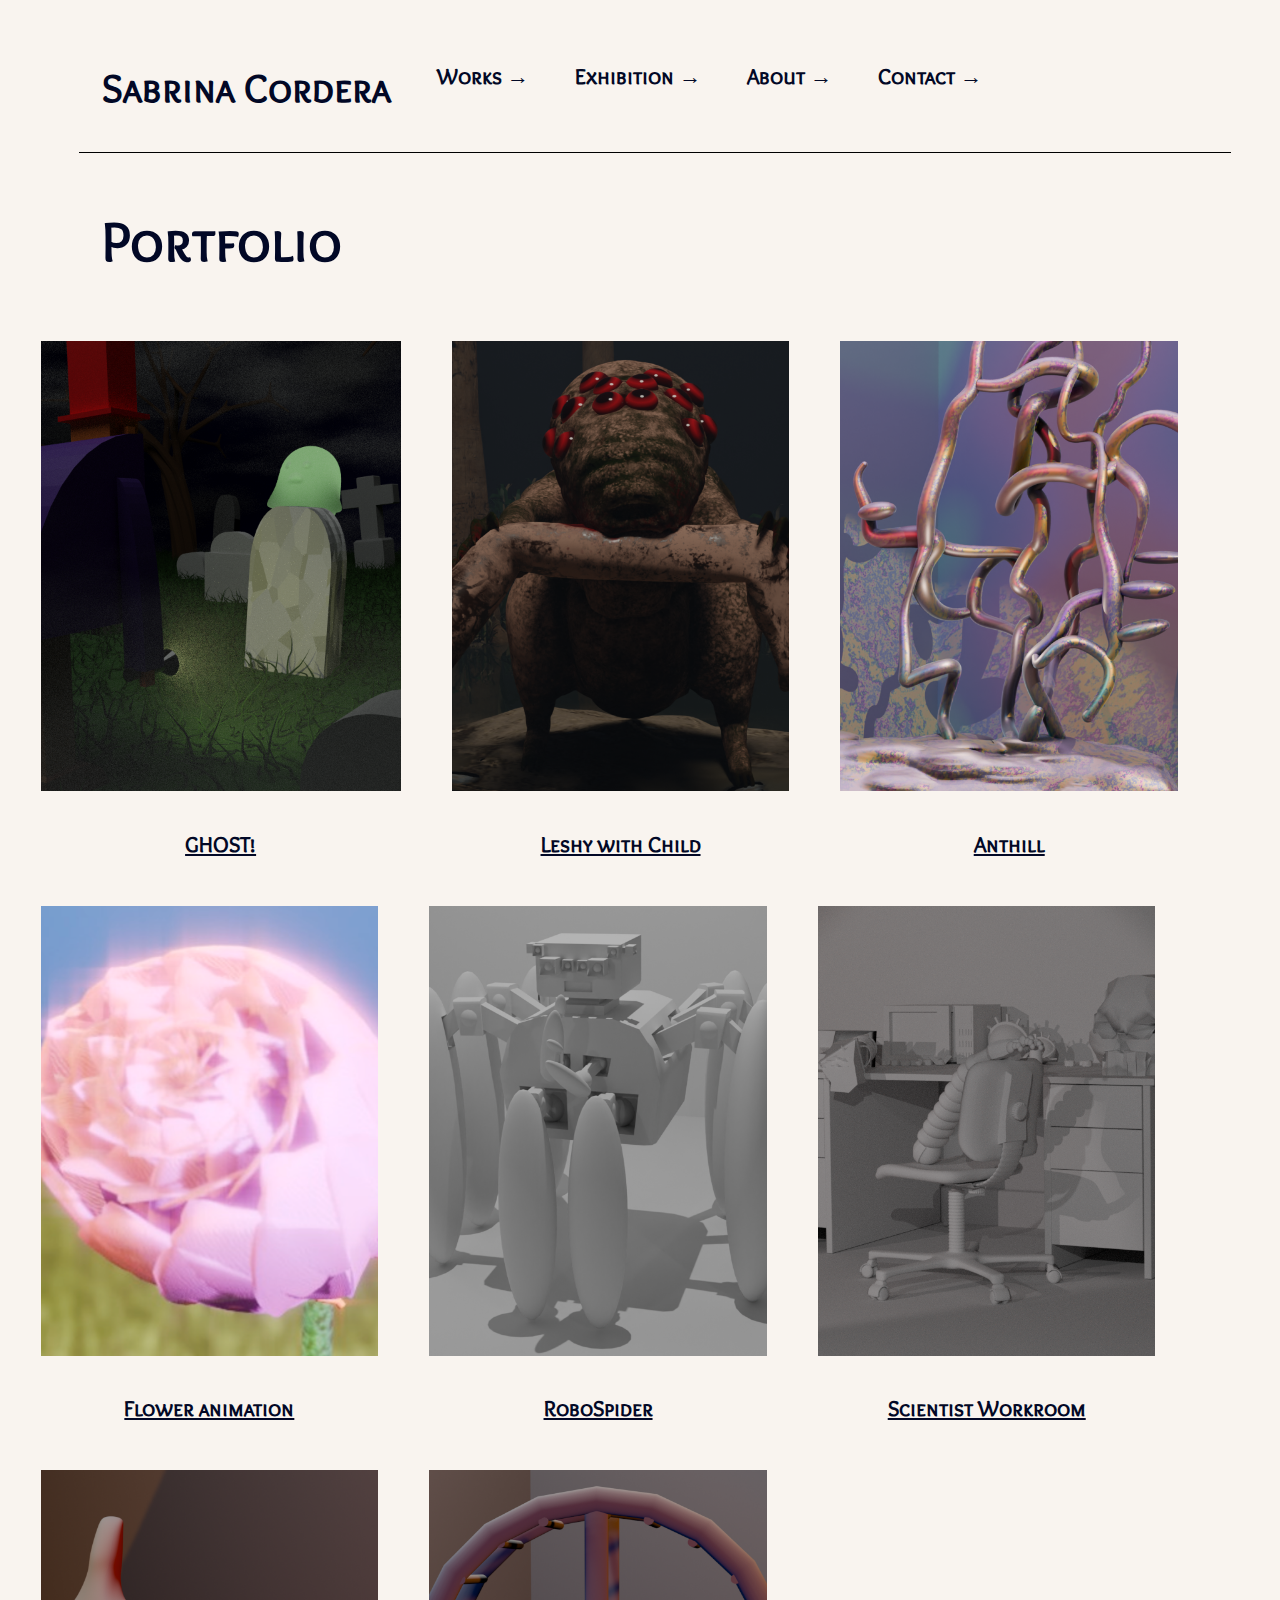
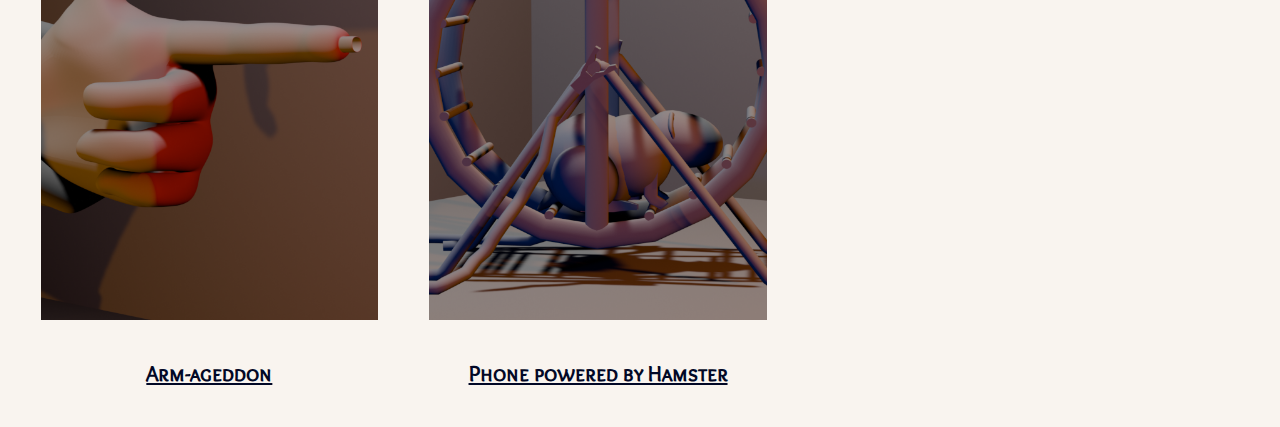
<file: index.html>
<!DOCTYPE html>
<html lang="en">
<head>
    <meta charset="UTF-8">
    <meta http-equiv="X-UA-Compatible" content="IE=edge">
    <meta name="viewport" content="width=device-width, initial-scale=1.0">
    <title>Sabrina Cordera</title>
    <link rel="stylesheet" href="styles/simple-grid.css">
    <link rel="stylesheet" href="styles/main.css">
    <link href="https://fonts.googleapis.com/css2?family=Overlock+SC&display=swap" rel="stylesheet">
</head>
<body>


  <div class="container">
    <div class="row nav_bar">
        <div class="col-3">
            <a href="front.html"><h1>Sabrina Cordera</h1>
            </a>
        </div>

        <div class="col-2">
          <a href="index.html"><h4>Works &#8594;</h4>
          </a>
      
        </div>

        <div class="col-2">
          <a href="exhibtion.html"><h4>Exhibition &#8594;</h4>
          </a>
      </div>

        <div class="col-2">
            <a href="about.html"><h4>About &#8594;</h4>
            </a>
        </div>

        <div class="col-2">
            <a href="contact.html"><h4>Contact &#8594;</h4>
            </a>
        </div>
    </div>

        <div class="row">
            <div class="col-12">
                <h1 id="title_name">Portfolio</h1>
            </div>
        </div>
         </div>
        </div>
        <div class="row">
          <div class="col-4">
            <a href="project1.html">
                <div class="project_card">
                    <img class="homepage_project_image" src="images/Ghost.png"/>
                    <h4 class="project_card_name">GHOST!</h4>
                </div>
            </a>
          </div>
          <div class="col-4">
            <div class="project_card">
              <a href="Project2.html">
                <img class="homepage_project_image" src="images/leshy-thumb.png"/>
                <h4 class="project_card_name">Leshy with Child</h4>
            </div>
          </a>
          </div>
          <div class="col-4">
            <div class="project_card">
              <a href="Project3.html">
                <img class="homepage_project_image" src="images/light-thumb.png"/>
                <h4 class="project_card_name">Anthill</h4>
            </div>
          </a>
          </div>
        </div>
      </div>

      <div class="row">
          <div class="col-4">
            <div class="project_card">
              <a href="Project4.html">
                <img class="homepage_project_image" src="images/Flower-thumbnail.png"/>
                <h4 class="project_card_name">Flower animation</h4>
              </div>
            </a>
          </div>
              <div class="col-4">
                <div class="project_card">
                  <a href="Project5.html">
                     <img class="homepage_project_image" src="images/robo-spider-thumb.png"/>
                     <h4 class="project_card_name">RoboSpider</h4>
                  </div>
                </a>
              </div>
           <div class="col-4">
             <div class="project_card">
              <a href="Project6.html">
                <img class="homepage_project_image" src="images/room-thumb.png"/>
                <h4 class="project_card_name">Scientist Workroom</h4>
              </div>
            </a>
            </div>
          </div>

    
          <div class="row">
            <div class="col-4">
              <div class="project_card">
                <a href="project7.html">
                  <img class="homepage_project_image" src="images/armegeddon1-thumb.png"/>
                  <h4 class="project_card_name">Arm-ageddon</h4>
                </div>
              </a>
            </div>
          <div class="col-4">
            <div class="project_card">
              <a href="project8.html">
                <img class="homepage_project_image" src="images/phone-thumb.png"/>
                <h4 class="project_card_name">Phone powered by Hamster</h4>
              </div>
            </a>
              </div>
          
    

</body>
</html>
</file>
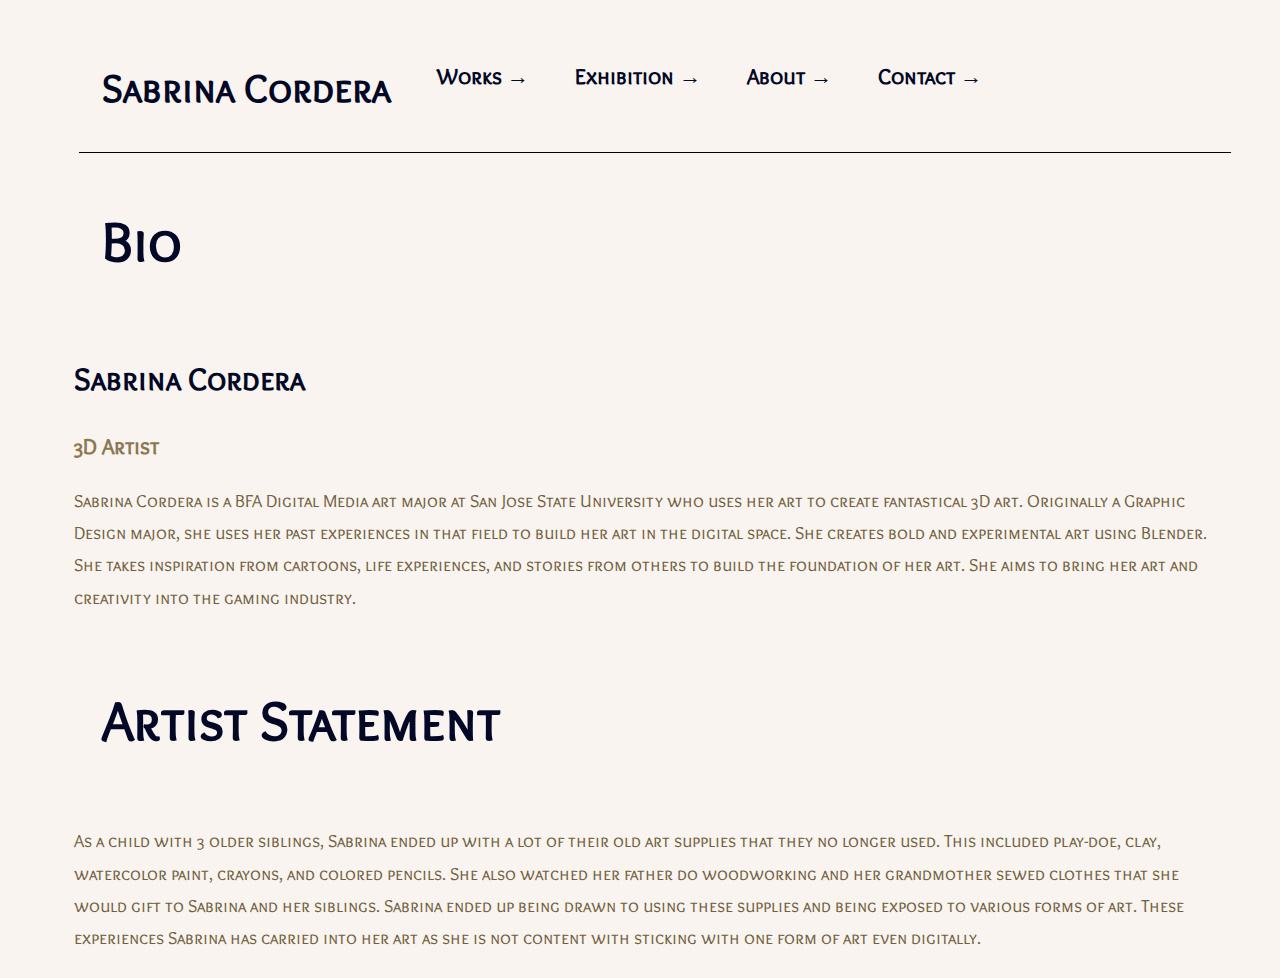
<file: about.html>
<!DOCTYPE html>
<html lang="en">
<head>
    <meta charset="UTF-8">
    <meta http-equiv="X-UA-Compatible" content="IE=edge">
    <meta name="viewport" content="width=device-width, initial-scale=1.0">
    <title>Sabrina Cordera</title>
    <link rel="stylesheet" href="styles/simple-grid.css">
    <link rel="stylesheet" href="styles/main.css">
    <link href="https://fonts.googleapis.com/css2?family=Overlock+SC&display=swap" rel="stylesheet">
</head>
<body>


    <div class="container">
        <div class="row nav_bar">
            <div class="col-3">
                <a href="front.html"><h1>Sabrina Cordera</h1>
                </a>
            </div>
    
            <div class="col-2">
              <a href="index.html"><h4>Works &#8594;</h4>
              </a>
          
            </div>
    
            <div class="col-2">
              <a href="exhibtion.html"><h4>Exhibition &#8594;</h4>
              </a>
          </div>
    
            <div class="col-2">
                <a href="about.html"><h4>About &#8594;</h4>
                </a>
            </div>
    
            <div class="col-2">
                <a href="contact.html"><h4>Contact &#8594;</h4>
                </a>
            </div>
        </div>

        <div class="row">
            <div class="col-12">
                <h1 id="title_name">Bio</h1>
            </div>
        </div>
        <h2>Sabrina Cordera</h2>
        <h3>3D Artist</h3>
        <p>Sabrina Cordera is a BFA Digital Media art major at San Jose State University who uses her art to create fantastical 3D art. Originally a Graphic Design major, she uses her past experiences in that field to build her art in the digital space. She creates bold and experimental art using Blender. She takes inspiration from cartoons, life experiences, and stories from others to build the foundation of her art. She aims to bring her art and creativity into the gaming industry. </p>
        
        <div class="row">
            <div class="col-12">
                <h1 id="title_name">Artist Statement</h1>
            </div>
        </div>
        <p>As a child with 3 older siblings, Sabrina ended up with a lot of their old art supplies that they no longer used. This included play-doe, clay, watercolor paint, crayons, and colored pencils. She also watched her father do woodworking and her grandmother sewed clothes that she would gift to Sabrina and her siblings. Sabrina ended up being drawn to using these supplies and being exposed to various forms of art. These experiences Sabrina has carried into her art as she is not content with sticking with one form of art even digitally. </p>
</file>
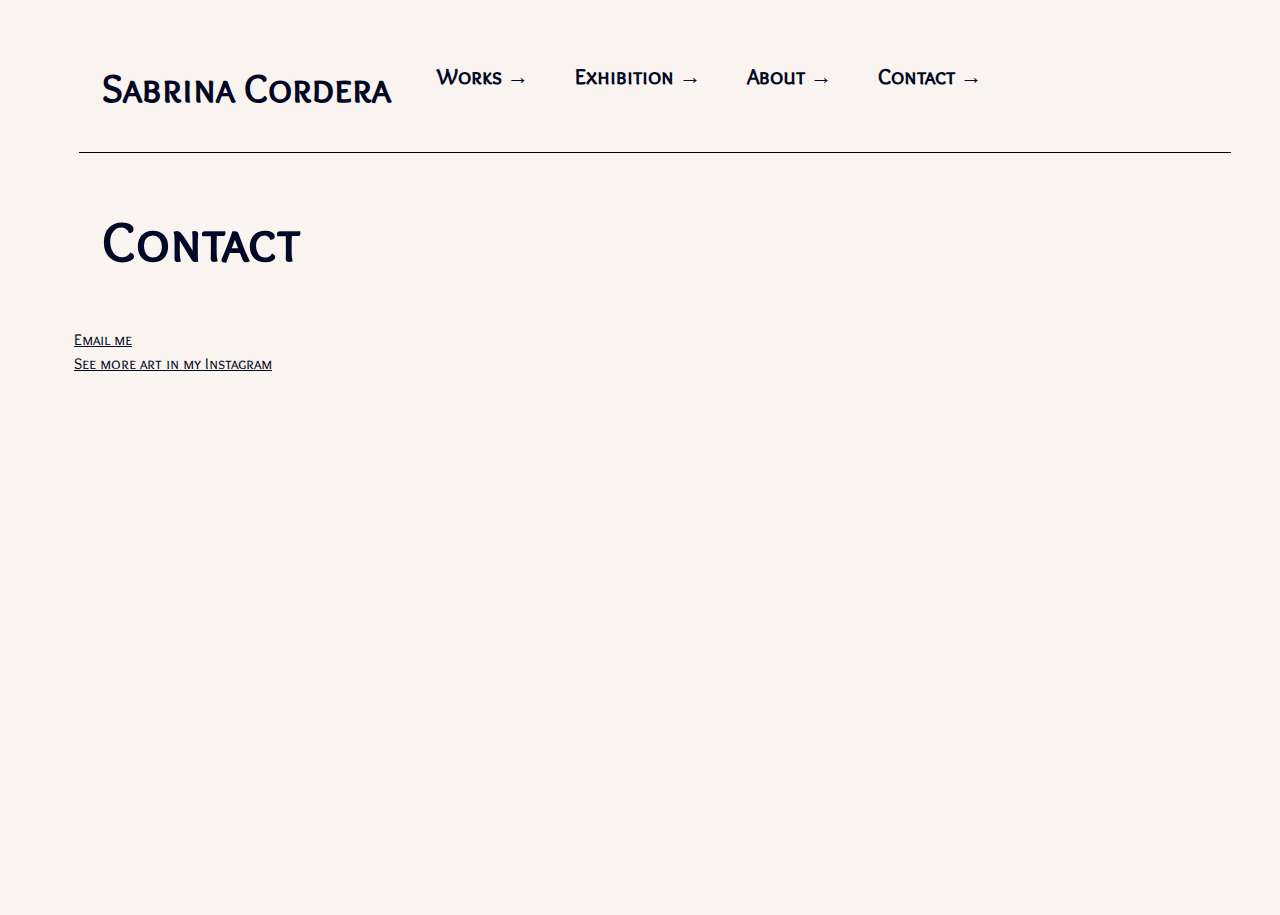
<file: contact.html>
<!DOCTYPE html>
<html lang="en">
<head>
    <meta charset="UTF-8">
    <meta http-equiv="X-UA-Compatible" content="IE=edge">
    <meta name="viewport" content="width=device-width, initial-scale=1.0">
    <title>Sabrina Cordera</title>
    <link rel="stylesheet" href="styles/simple-grid.css">
    <link rel="stylesheet" href="styles/main.css">
    <link href="https://fonts.googleapis.com/css2?family=Overlock+SC&display=swap" rel="stylesheet">
</head>
<body>


    <div class="container">
        <div class="row nav_bar">
            <div class="col-3">
                <a href="front.html"><h1>Sabrina Cordera</h1>
                </a>
            </div>
    
            <div class="col-2">
              <a href="index.html"><h4>Works &#8594;</h4>
              </a>
          
            </div>
    
            <div class="col-2">
              <a href="exhibtion.html"><h4>Exhibition &#8594;</h4>
              </a>
          </div>
    
            <div class="col-2">
                <a href="about.html"><h4>About &#8594;</h4>
                </a>
            </div>
    
            <div class="col-2">
                <a href="contact.html"><h4>Contact &#8594;</h4>
                </a>
            </div>
        </div>

        <div class="row">
            <div class="col-12">
                <h1 id="title_name">Contact</h1>
            </div>
        </div>
        <a href="mailto:aanimegirl@hotmail.com">Email me</a>
        <div class="contact-link">
        <a href="https://www.instagram.com/kiraoftheartistkingdom/">See more art in my Instagram</a>
    </div>
</file>
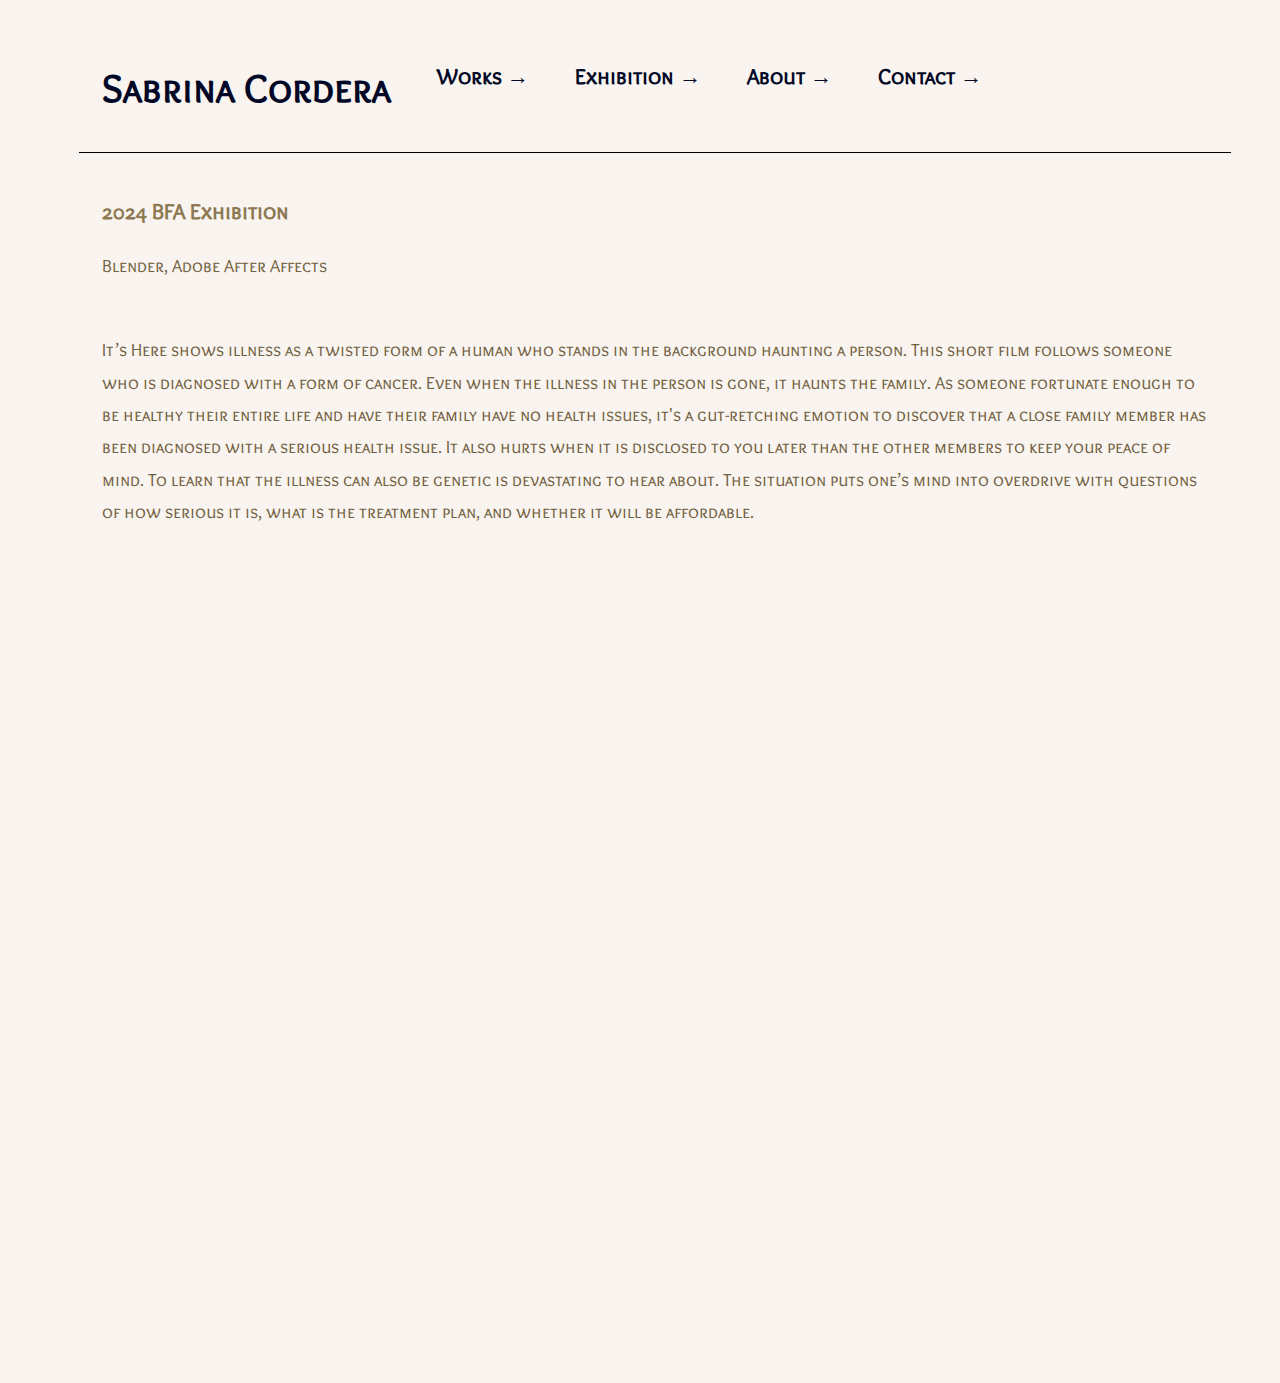
<file: exhibtion.html>
<!DOCTYPE html>
<html lang="en">
<head>
    <meta charset="UTF-8">
    <meta http-equiv="X-UA-Compatible" content="IE=edge">
    <meta name="viewport" content="width=device-width, initial-scale=1.0">
    <title>Sabrina Cordera</title>
    <link rel="stylesheet" href="styles/simple-grid.css">
    <link rel="stylesheet" href="styles/main.css">
    <link href="https://fonts.googleapis.com/css2?family=Overlock+SC&display=swap" rel="stylesheet">
</head>
<body>
    <div class="container">
        <div class="row nav_bar">
            <div class="col-3">
                <a href="front.html"><h1>Sabrina Cordera</h1>
                </a>
            </div>
    
            <div class="col-2">
              <a href="index.html"><h4>Works &#8594;</h4>
              </a>
          
            </div>
    
            <div class="col-2">
              <a href="exhibtion.html"><h4>Exhibition &#8594;</h4>
              </a>
          </div>
    
            <div class="col-2">
                <a href="about.html"><h4>About &#8594;</h4>
                </a>
            </div>
    
            <div class="col-2">
                <a href="contact.html"><h4>Contact &#8594;</h4>
                </a>
            </div>
        </div>


        <div class="row project_page_description">
            <div class="col-4">
                <h3>2024 BFA Exhibition</h3>
                <p class="project_tools">Blender, Adobe After Affects</p>
            </div>
            <div class="col-8">
                <p>It’s Here shows illness as a twisted form of a human who stands in the background haunting a person. This short film follows someone who is diagnosed with a form of cancer. Even when the illness in the person is gone, it haunts the family. 
                    As someone fortunate enough to be healthy their entire life and have their family have no health issues, it's a gut-retching emotion to discover that a close family member has been diagnosed with a serious health issue. It also hurts when it is disclosed to you later than the other members to keep your peace of mind. To learn that the illness can also be genetic is devastating to hear about. The situation puts one’s mind into overdrive with questions of how serious it is, what is the treatment plan, and whether it will be affordable.</p>
            </div>
      </div>
        <div class="row">
            <div class="col-12">
                <!-- <img class="show" src="images/It's Here_Thumbnail.png"width=500/> -->
                <iframe width="1000" height="800" 
                src="https://www.youtube.com/embed/JE7FWkhYDEc?si=Tjz0KZ7jPDs_Dgia" title="YouTube video player" frameborder="0" allow="accelerometer; autoplay; clipboard-write; encrypted-media; gyroscope; picture-in-picture; web-share" referrerpolicy="strict-origin-when-cross-origin" allowfullscreen>
            </iframe>
                
            </div>
        </div>
        </div>
    </body>
</html>
</file>
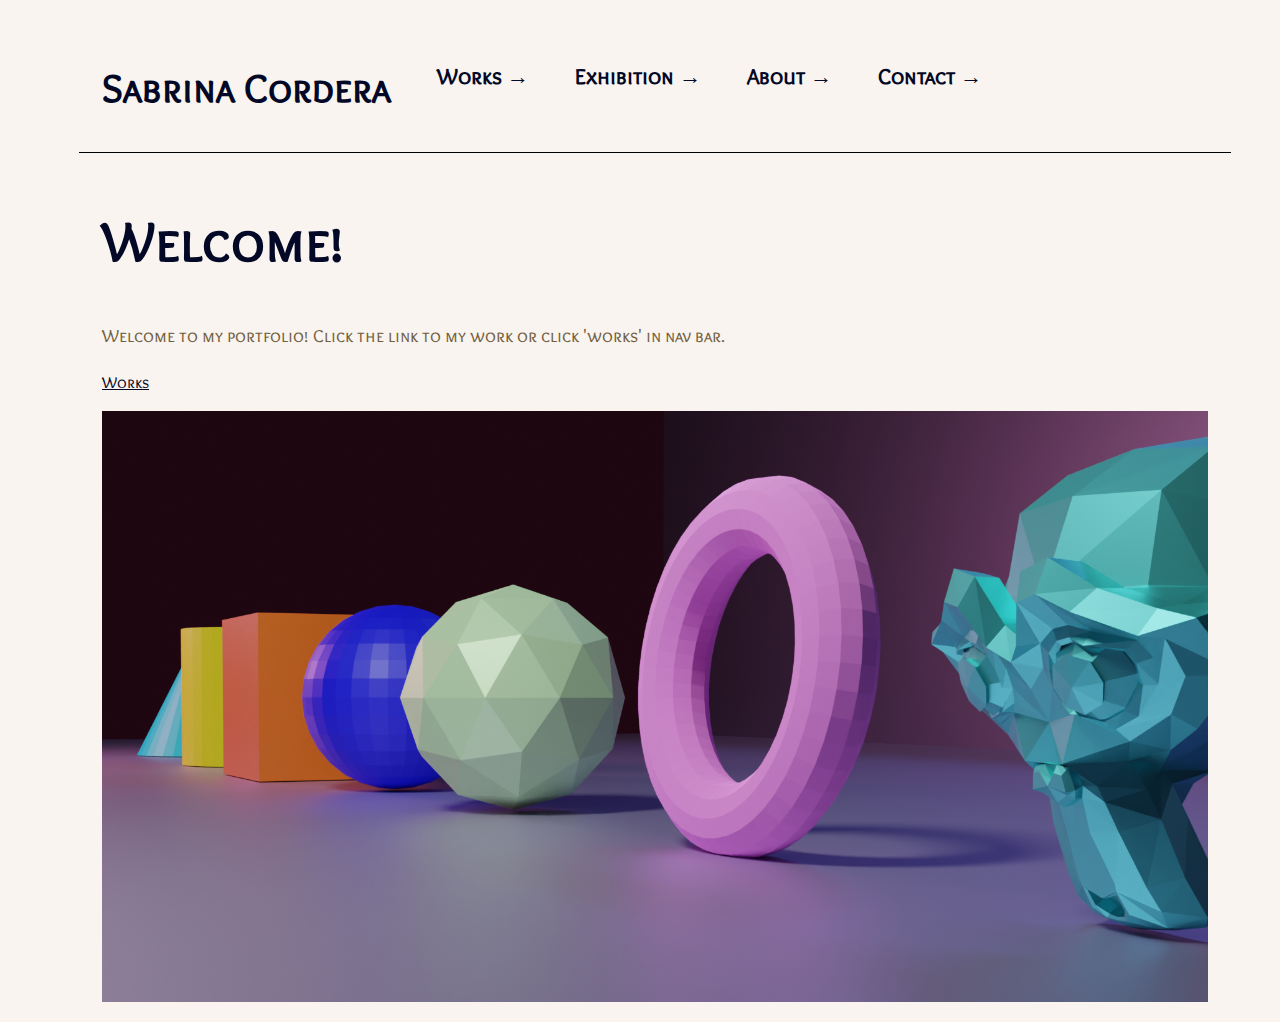
<file: front.html>
<!DOCTYPE html>
<html lang="en">
<head>
    <meta charset="UTF-8">
    <meta http-equiv="X-UA-Compatible" content="IE=edge">
    <meta name="viewport" content="width=device-width, initial-scale=1.0">
    <title>Sabrina Cordera</title>
    <link rel="stylesheet" href="styles/simple-grid.css">
    <link rel="stylesheet" href="styles/main.css">
    <link href="https://fonts.googleapis.com/css2?family=Overlock+SC&display=swap" rel="stylesheet">
</head>
<body>

    <div class="container">
        <div class="row nav_bar">
            <div class="col-3">
                <a href="front.html"><h1>Sabrina Cordera</h1>
                </a>
            </div>
    
            <div class="col-2">
              <a href="index.html"><h4>Works &#8594;</h4>
              </a>
          
            </div>
    
            <div class="col-2">
              <a href="exhibtion.html"><h4>Exhibition &#8594;</h4>
              </a>
          </div>
    
            <div class="col-2">
                <a href="about.html"><h4>About &#8594;</h4>
                </a>
            </div>
    
            <div class="col-2">
                <a href="contact.html"><h4>Contact &#8594;</h4>
                </a>
            </div>
        </div>

        <div class="row">
            <div class="col-12">
                <h1 id="title_name">Welcome!</h1>
                <p>Welcome to my portfolio! Click the link to my work or click 'works' in nav bar.</p>
                <a href="index.html">Works</a>
            </div>
        </div>

        <div class="row">
            <div class="col-12">
                <img class="show" src="images/23render.png">
            </div>
        </div>
</file>
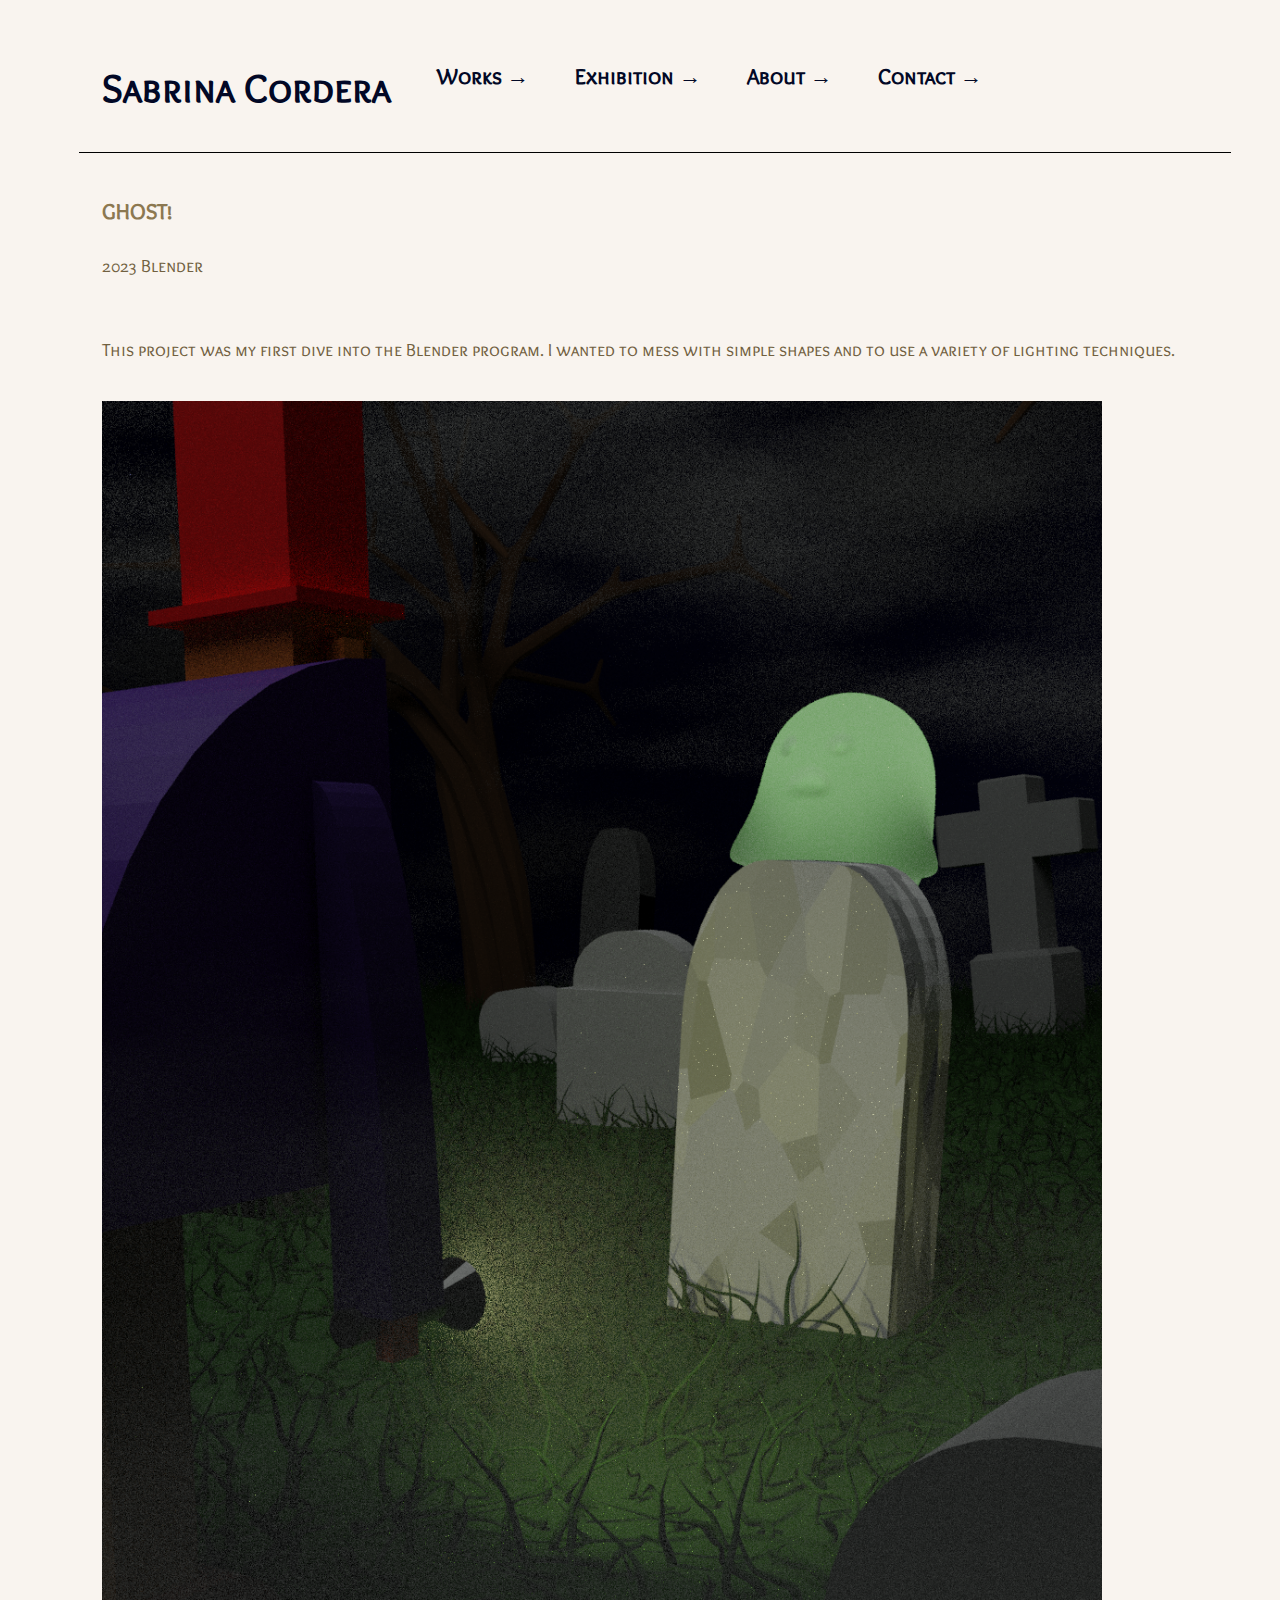
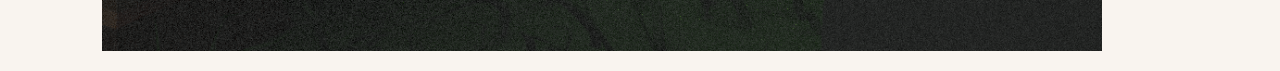
<file: project1.html>
<!DOCTYPE html>
<html lang="en">
<head>
    <meta charset="UTF-8">
    <meta http-equiv="X-UA-Compatible" content="IE=edge">
    <meta name="viewport" content="width=device-width, initial-scale=1.0">
    <title>Sabrina Cordera</title>
    <link rel="stylesheet" href="styles/simple-grid.css">
    <link rel="stylesheet" href="styles/main.css">
    <link href="https://fonts.googleapis.com/css2?family=Overlock+SC&display=swap" rel="stylesheet">
</head>
<body>
    <div class="container">
        <div class="row nav_bar">
            <div class="col-3">
                <a href="front.html"><h1>Sabrina Cordera</h1>
                </a>
            </div>
    
            <div class="col-2">
              <a href="index.html"><h4>Works &#8594;</h4>
              </a>
          
            </div>
    
            <div class="col-2">
              <a href="exhibtion.html"><h4>Exhibition &#8594;</h4>
              </a>
          </div>
    
            <div class="col-2">
                <a href="about.html"><h4>About &#8594;</h4>
                </a>
            </div>
    
            <div class="col-2">
                <a href="contact.html"><h4>Contact &#8594;</h4>
                </a>
            </div>
        </div>


        <div class="row project_page_description">
            <div class="col-4">
                <h3>GHOST!</h3>
                <p class="project_tools">2023 Blender</p>
            </div>
            <div class="col-8">
                <p>This project was my first dive into the Blender program. I wanted to mess with simple shapes and to use a variety of lighting techniques.</p>
            </div>
      </div>
        <div class="row">
            <div class="col-12">
                <img class="show" src="images/GHOST copy.png"width=1000px/>
                
            </div>
        </div>
        </div>
    </body>
</html>
</file>
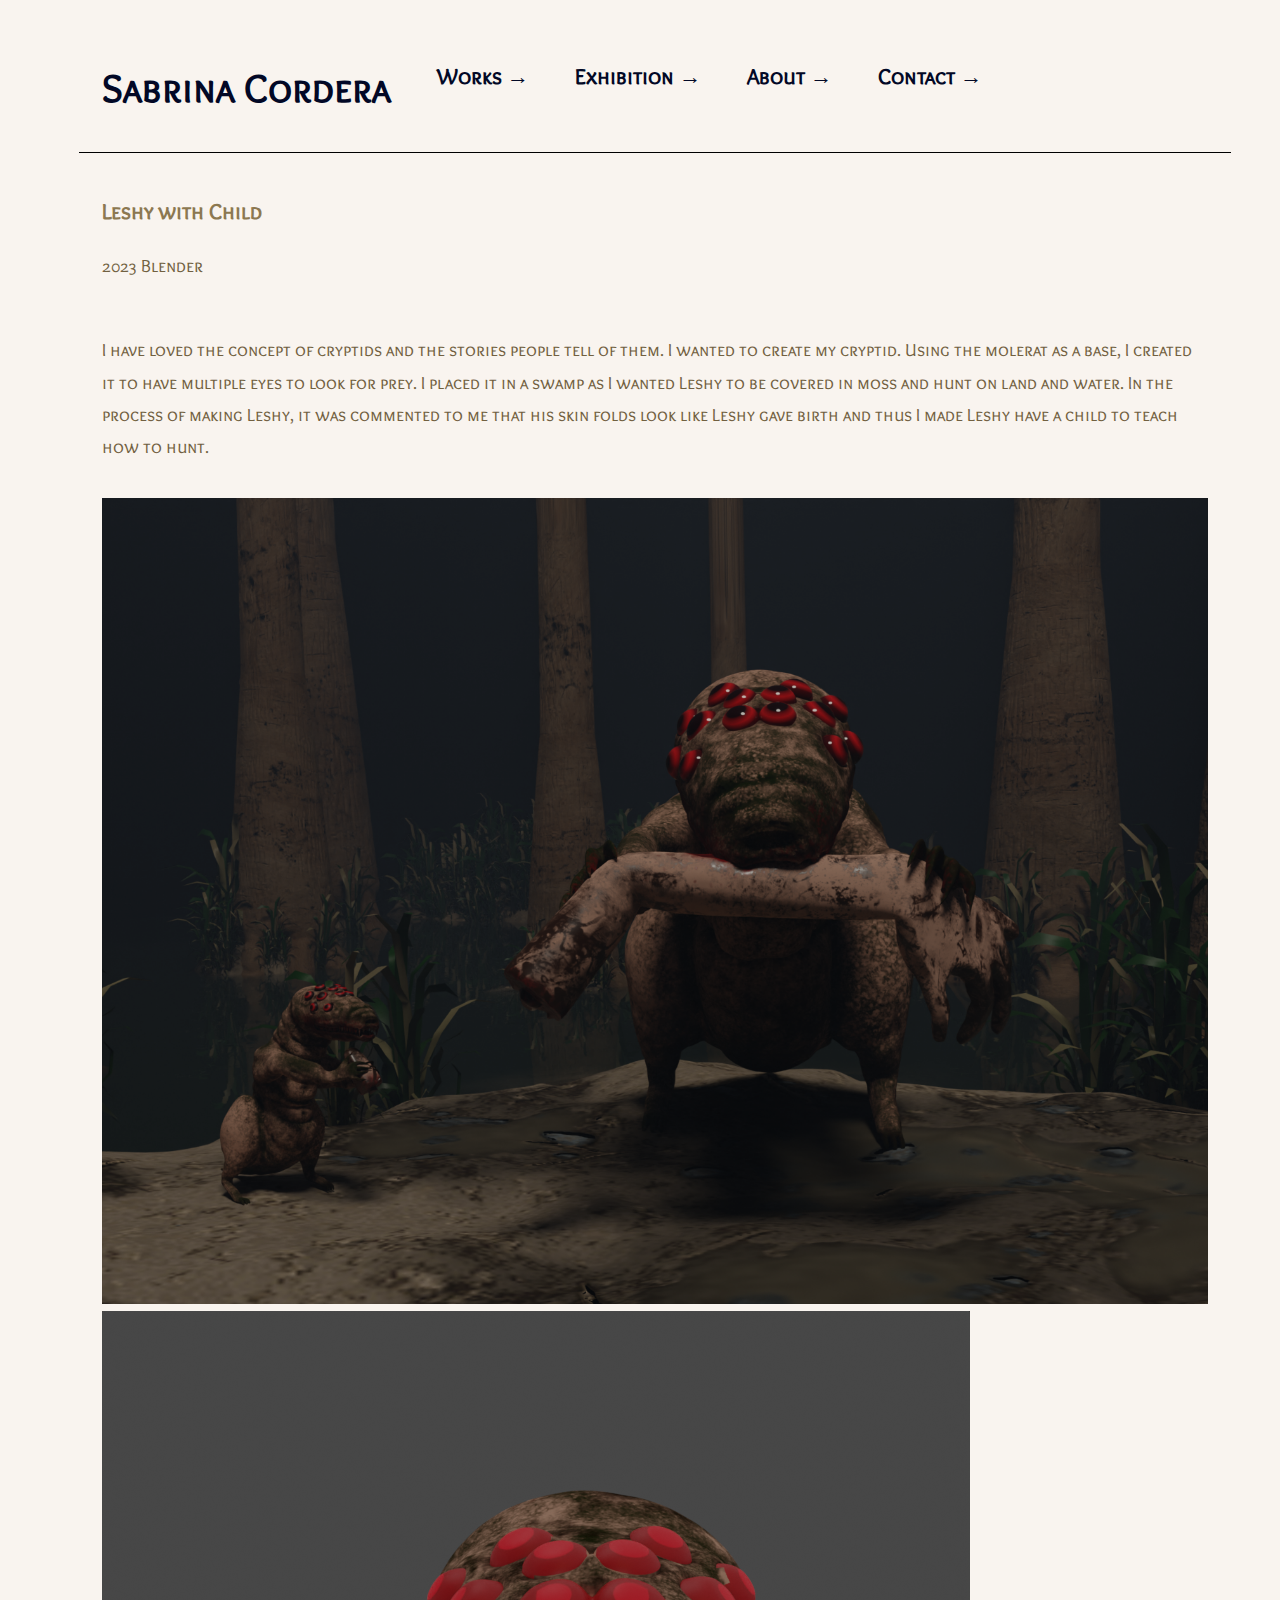
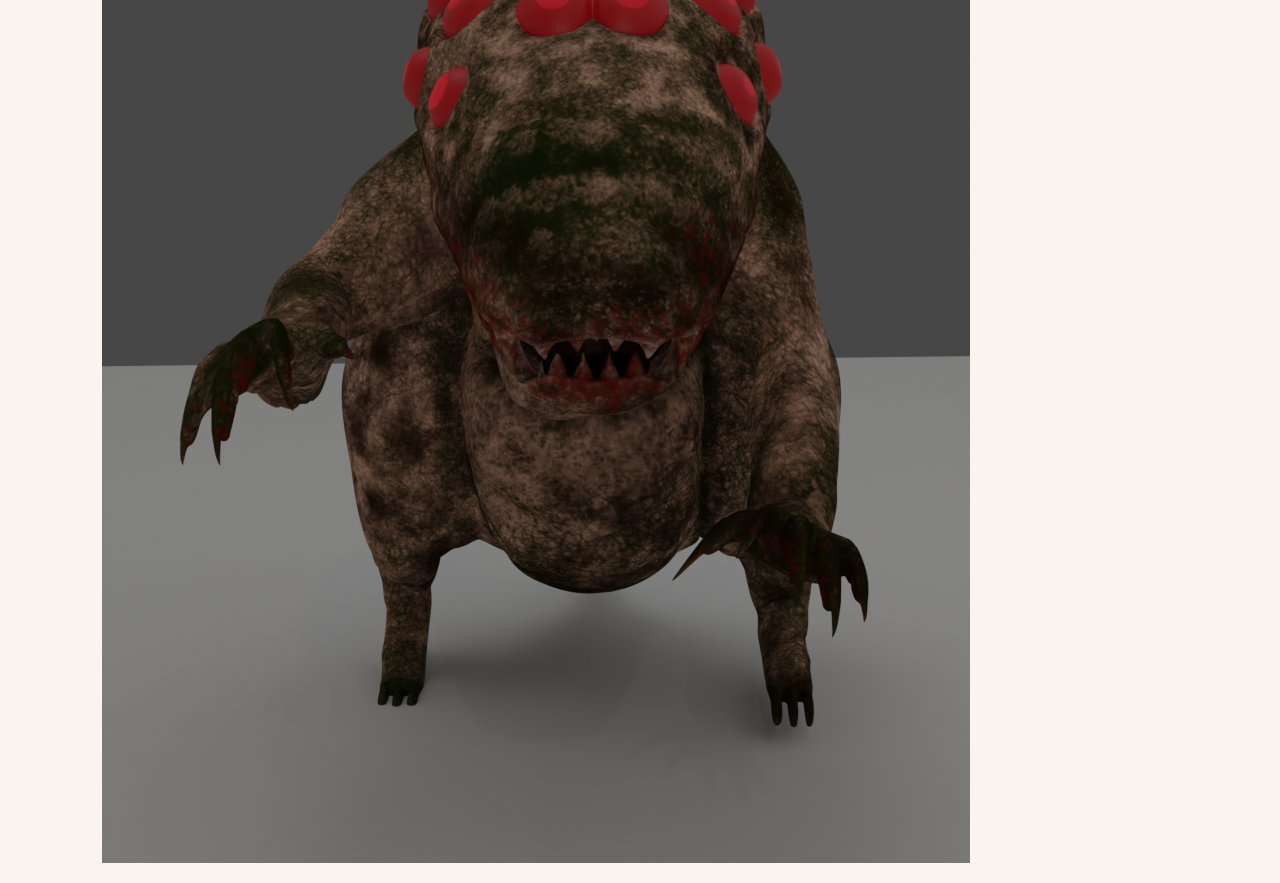
<file: Project2.html>
<!DOCTYPE html>
<html lang="en">
<head>
    <meta charset="UTF-8">
    <meta http-equiv="X-UA-Compatible" content="IE=edge">
    <meta name="viewport" content="width=device-width, initial-scale=1.0">
    <title>Sabrina Cordera</title>
    <link rel="stylesheet" href="styles/simple-grid.css">
    <link rel="stylesheet" href="styles/main.css">
    <link href="https://fonts.googleapis.com/css2?family=Overlock+SC&display=swap" rel="stylesheet">
</head>
<body>
    <div class="container">
        <div class="row nav_bar">
            <div class="col-3">
                <a href="front.html"><h1>Sabrina Cordera</h1>
                </a>
            </div>
    
            <div class="col-2">
              <a href="index.html"><h4>Works &#8594;</h4>
              </a>
          
            </div>
    
            <div class="col-2">
              <a href="exhibtion.html"><h4>Exhibition &#8594;</h4>
              </a>
          </div>
    
            <div class="col-2">
                <a href="about.html"><h4>About &#8594;</h4>
                </a>
            </div>
    
            <div class="col-2">
                <a href="contact.html"><h4>Contact &#8594;</h4>
                </a>
            </div>
        </div>


        <div class="row project_page_description">
            <div class="col-4">
                <h3>Leshy with Child</h3>
                <p class="project_tools">2023 Blender</p>
            </div>
            <div class="col-8">
                <p>I have loved the concept of cryptids and the stories people tell of them. I wanted to create my cryptid. Using the molerat as a base, I created it to have multiple eyes to look for prey. I placed it in a swamp as I wanted Leshy to be covered in moss and hunt on land and water. In the process of making Leshy, it was commented to me that his skin folds look like Leshy gave birth and thus I made Leshy have a child to teach how to hunt.</p>
            </div>
      </div>
        <div class="row">
            <div class="col-12">
                <img class="show" src="images/Leshy-Child-Scene.png">
                <img src="images/Leshy-Pose-Finished.png" >
            </div>
        </div>
        </div>
    </body>
</html>
</file>
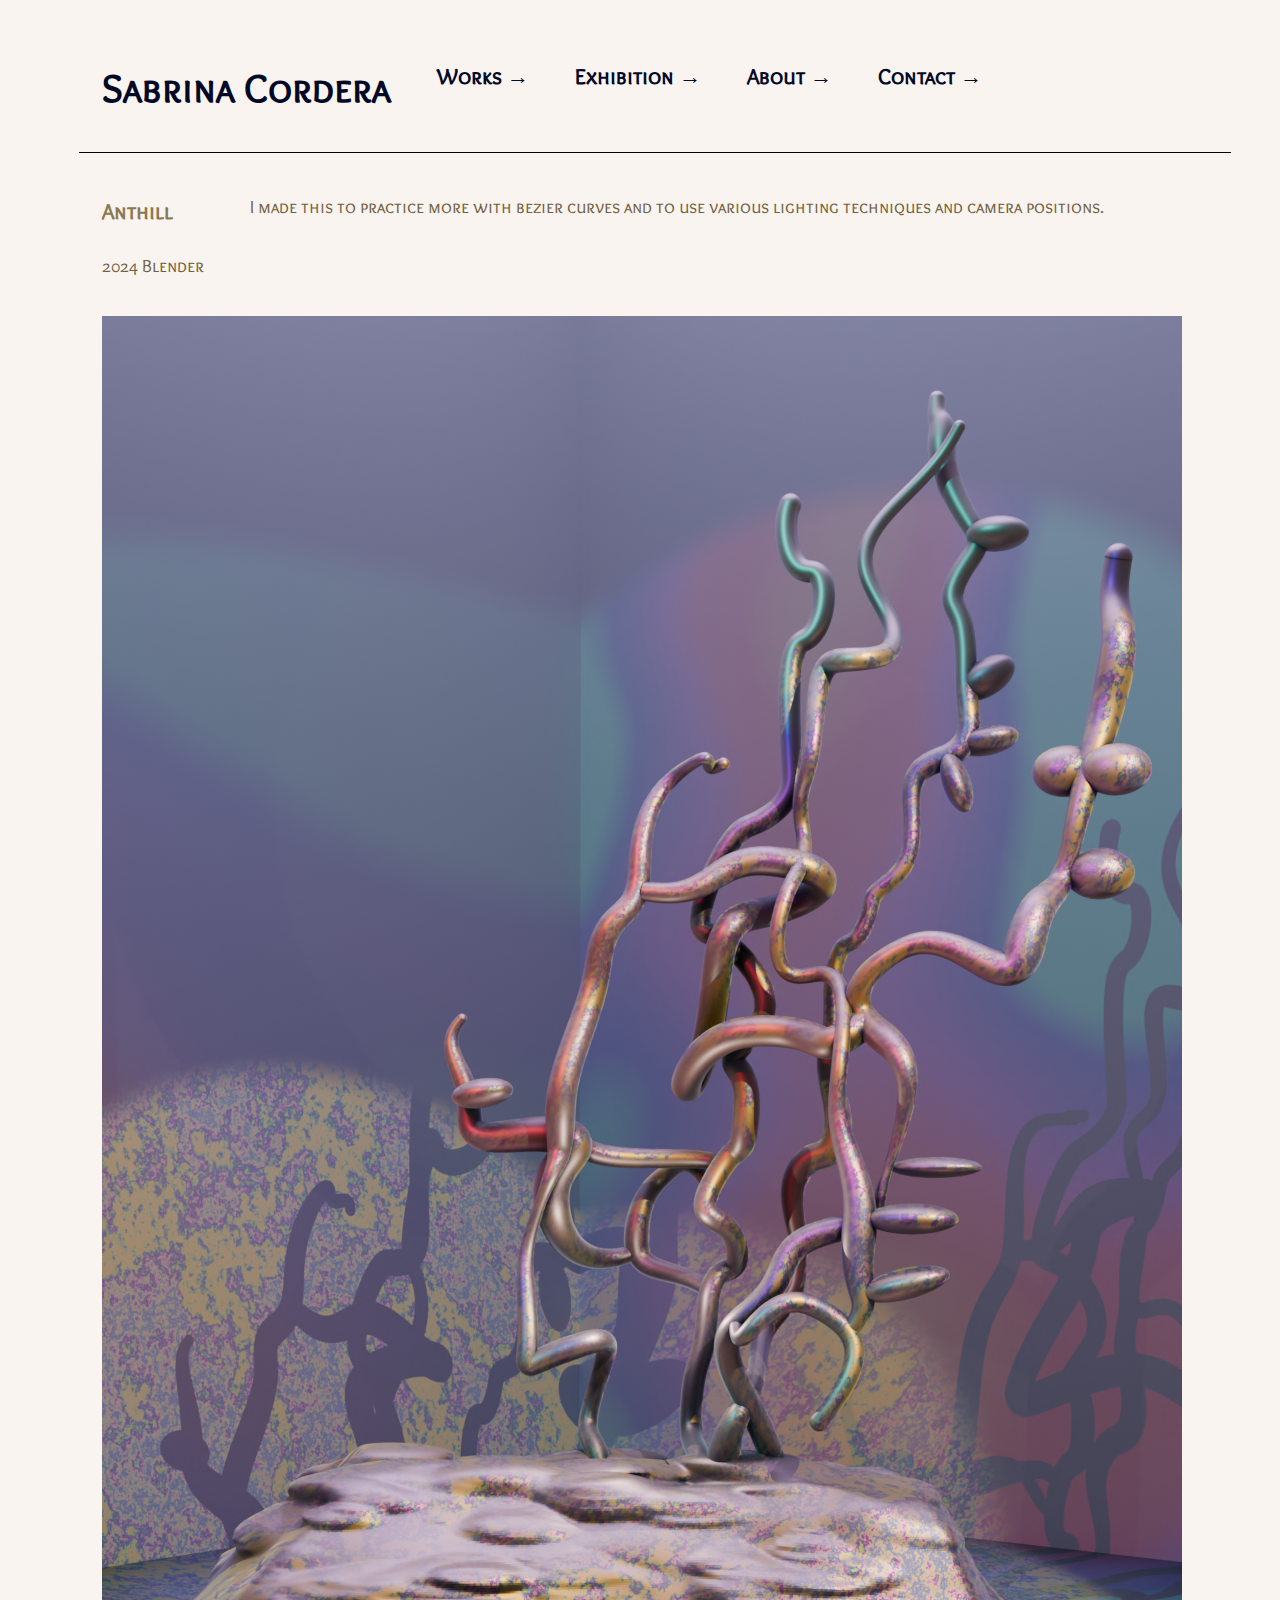
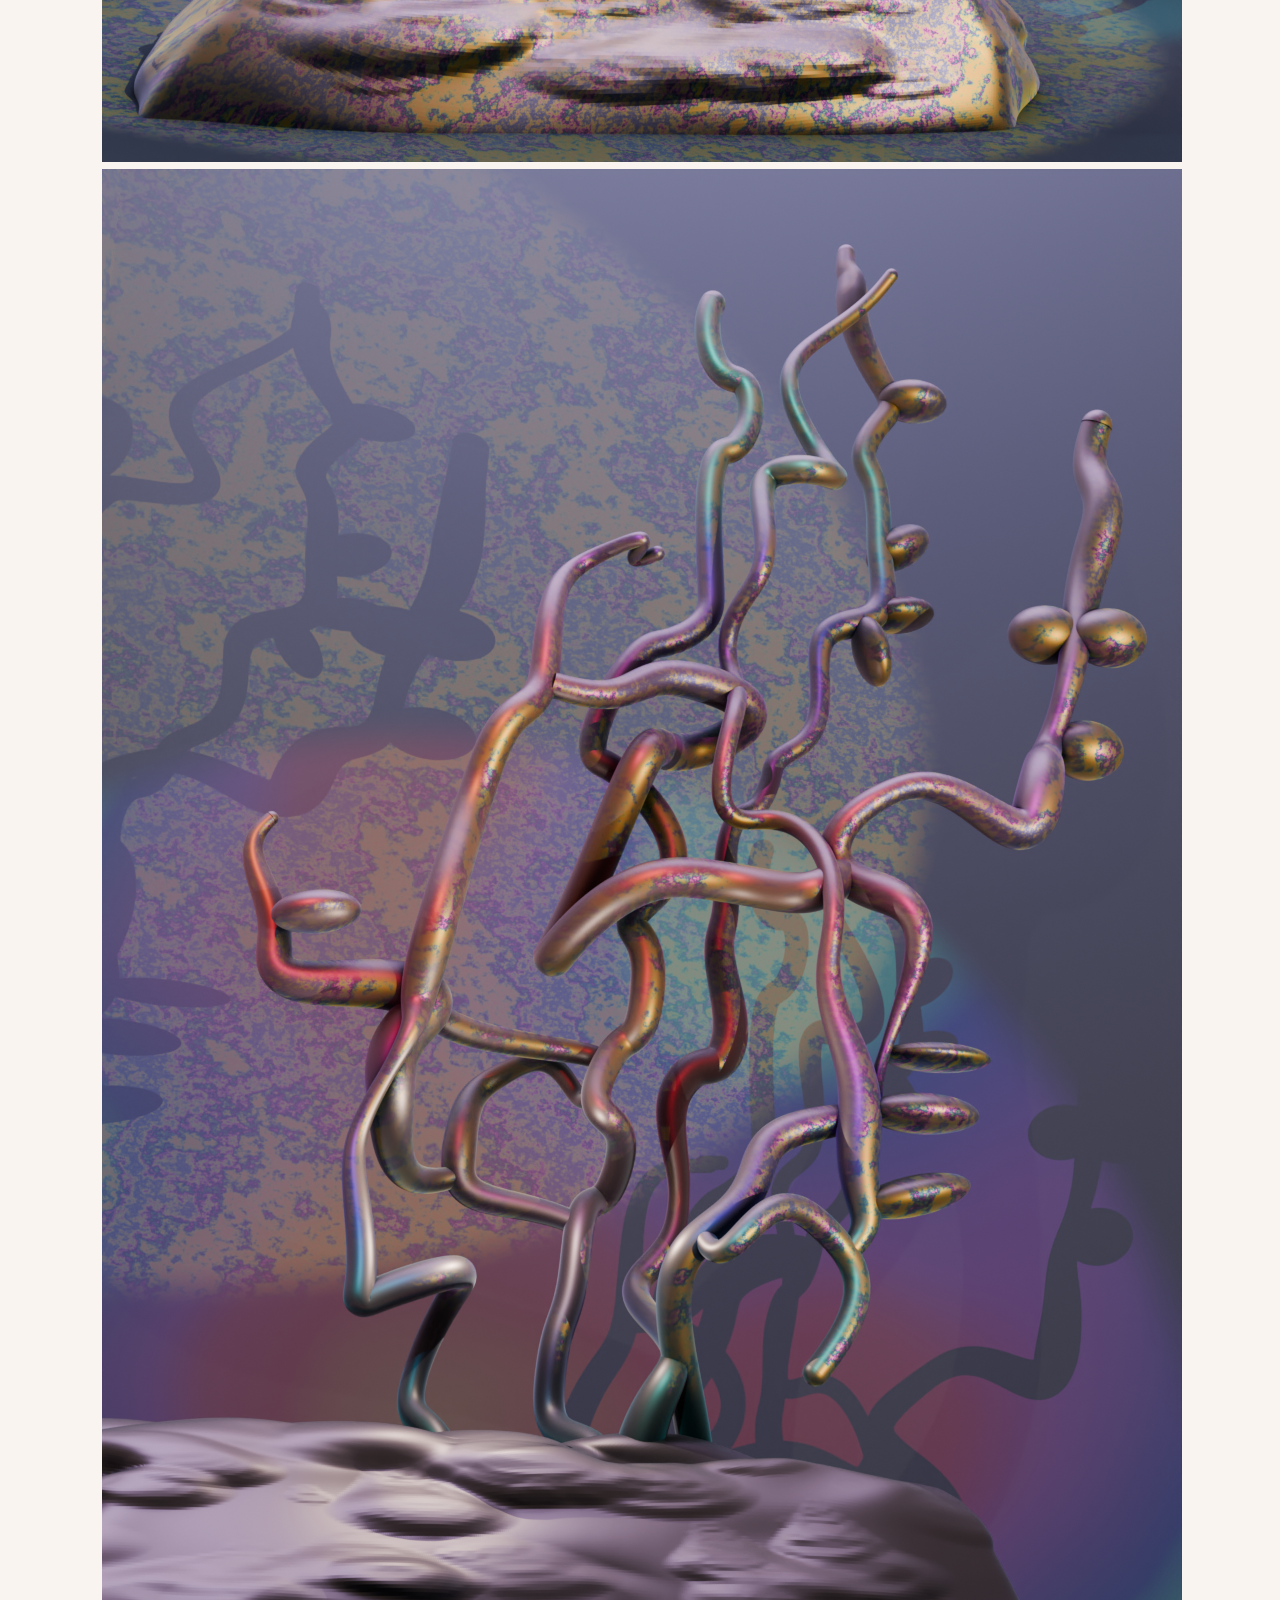
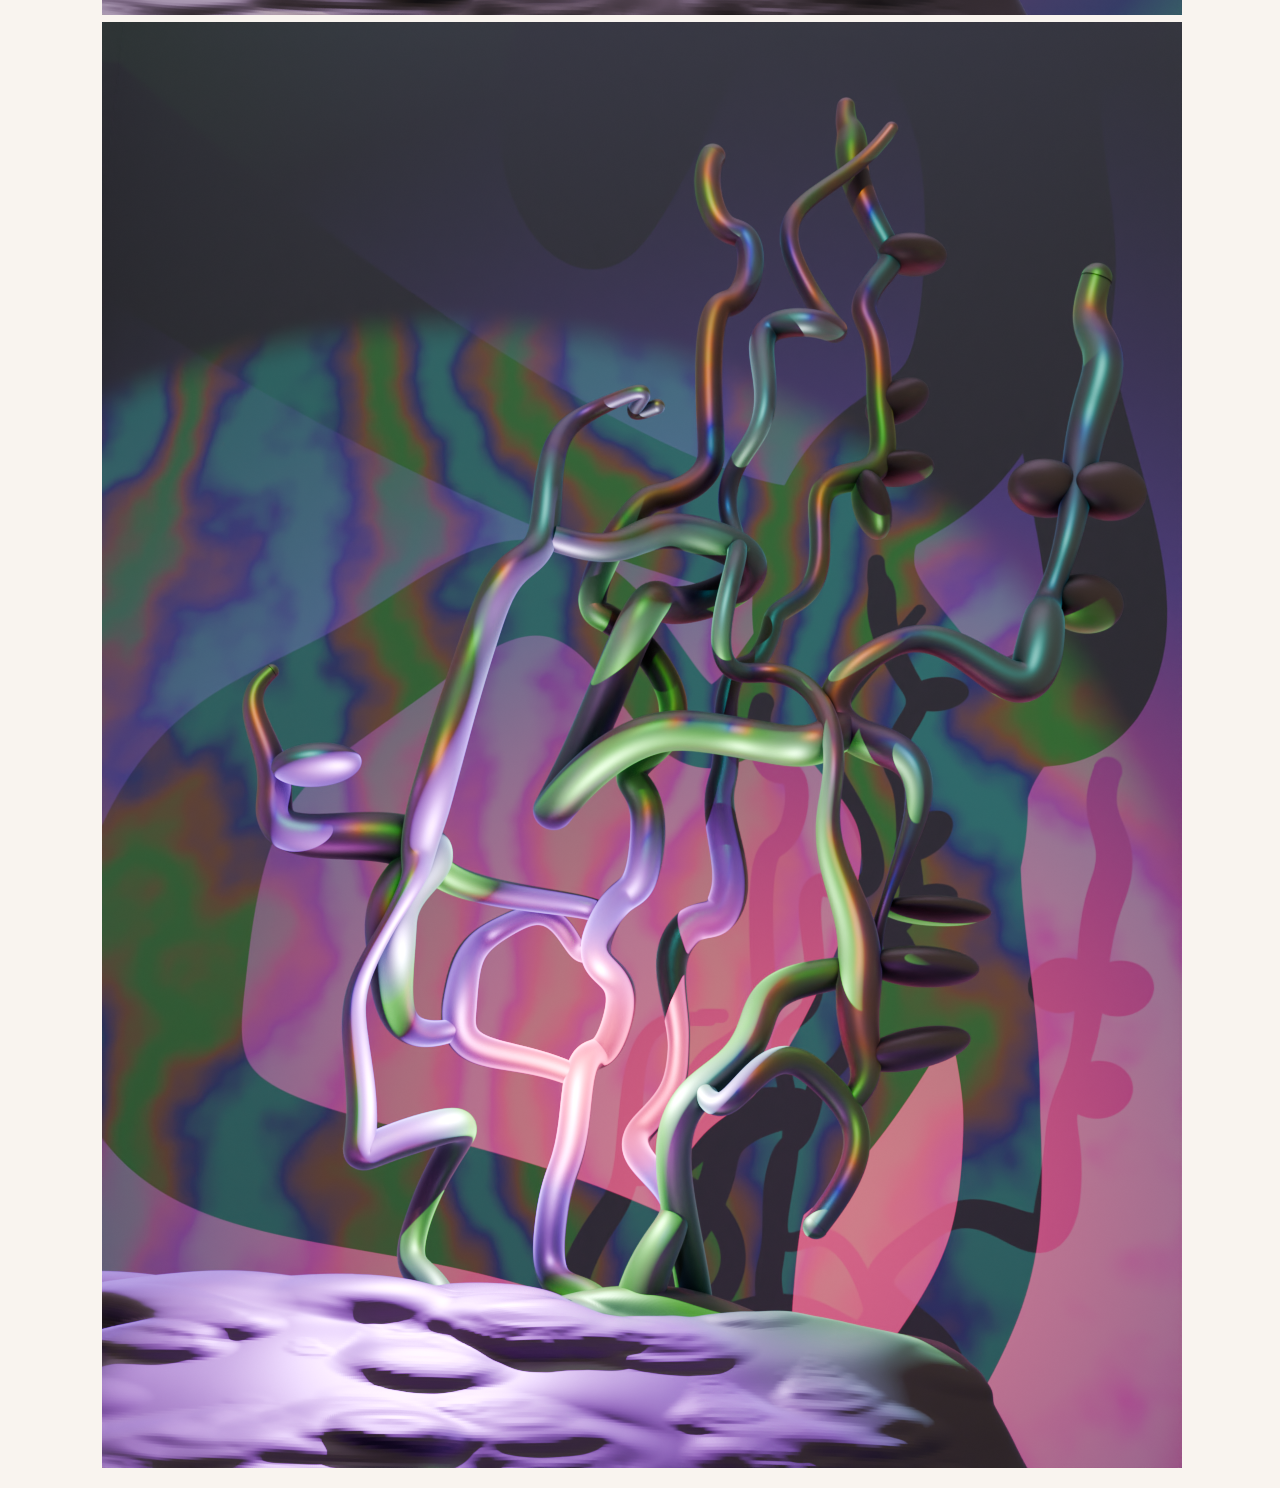
<file: Project3.html>
<!DOCTYPE html>
<html lang="en">
<head>
    <meta charset="UTF-8">
    <meta http-equiv="X-UA-Compatible" content="IE=edge">
    <meta name="viewport" content="width=device-width, initial-scale=1.0">
    <title>Sabrina Cordera</title>
    <link rel="stylesheet" href="styles/simple-grid.css">
    <link rel="stylesheet" href="styles/main.css">
    <link href="https://fonts.googleapis.com/css2?family=Overlock+SC&display=swap" rel="stylesheet">
</head>
<body>
    <div class="container">
        <div class="row nav_bar">
            <div class="col-3">
                <a href="front.html"><h1>Sabrina Cordera</h1>
                </a>
            </div>
    
            <div class="col-2">
              <a href="index.html"><h4>Works &#8594;</h4>
              </a>
          
            </div>
    
            <div class="col-2">
              <a href="exhibtion.html"><h4>Exhibition &#8594;</h4>
              </a>
          </div>
    
            <div class="col-2">
                <a href="about.html"><h4>About &#8594;</h4>
                </a>
            </div>
    
            <div class="col-2">
                <a href="contact.html"><h4>Contact &#8594;</h4>
                </a>
            </div>
        </div>


        <div class="row project_page_description">
            <div class="col-4">
                <h3>Anthill</h3>
                <p class="project_tools">2024 Blender</p>
            </div>
            <div class="col-8">
                <p>I made this to practice more with bezier curves and to use various lighting techniques and camera positions.</p>
            </div>
      </div>
        <div class="row">
            <div class="col-12">
                <img src="images/light-project.png">
                <img src="images/light_project2.png">
                <img src="images/light_project_3.png">
                
            </div>
        </div>
        </div>
    </body>
</html>
</file>
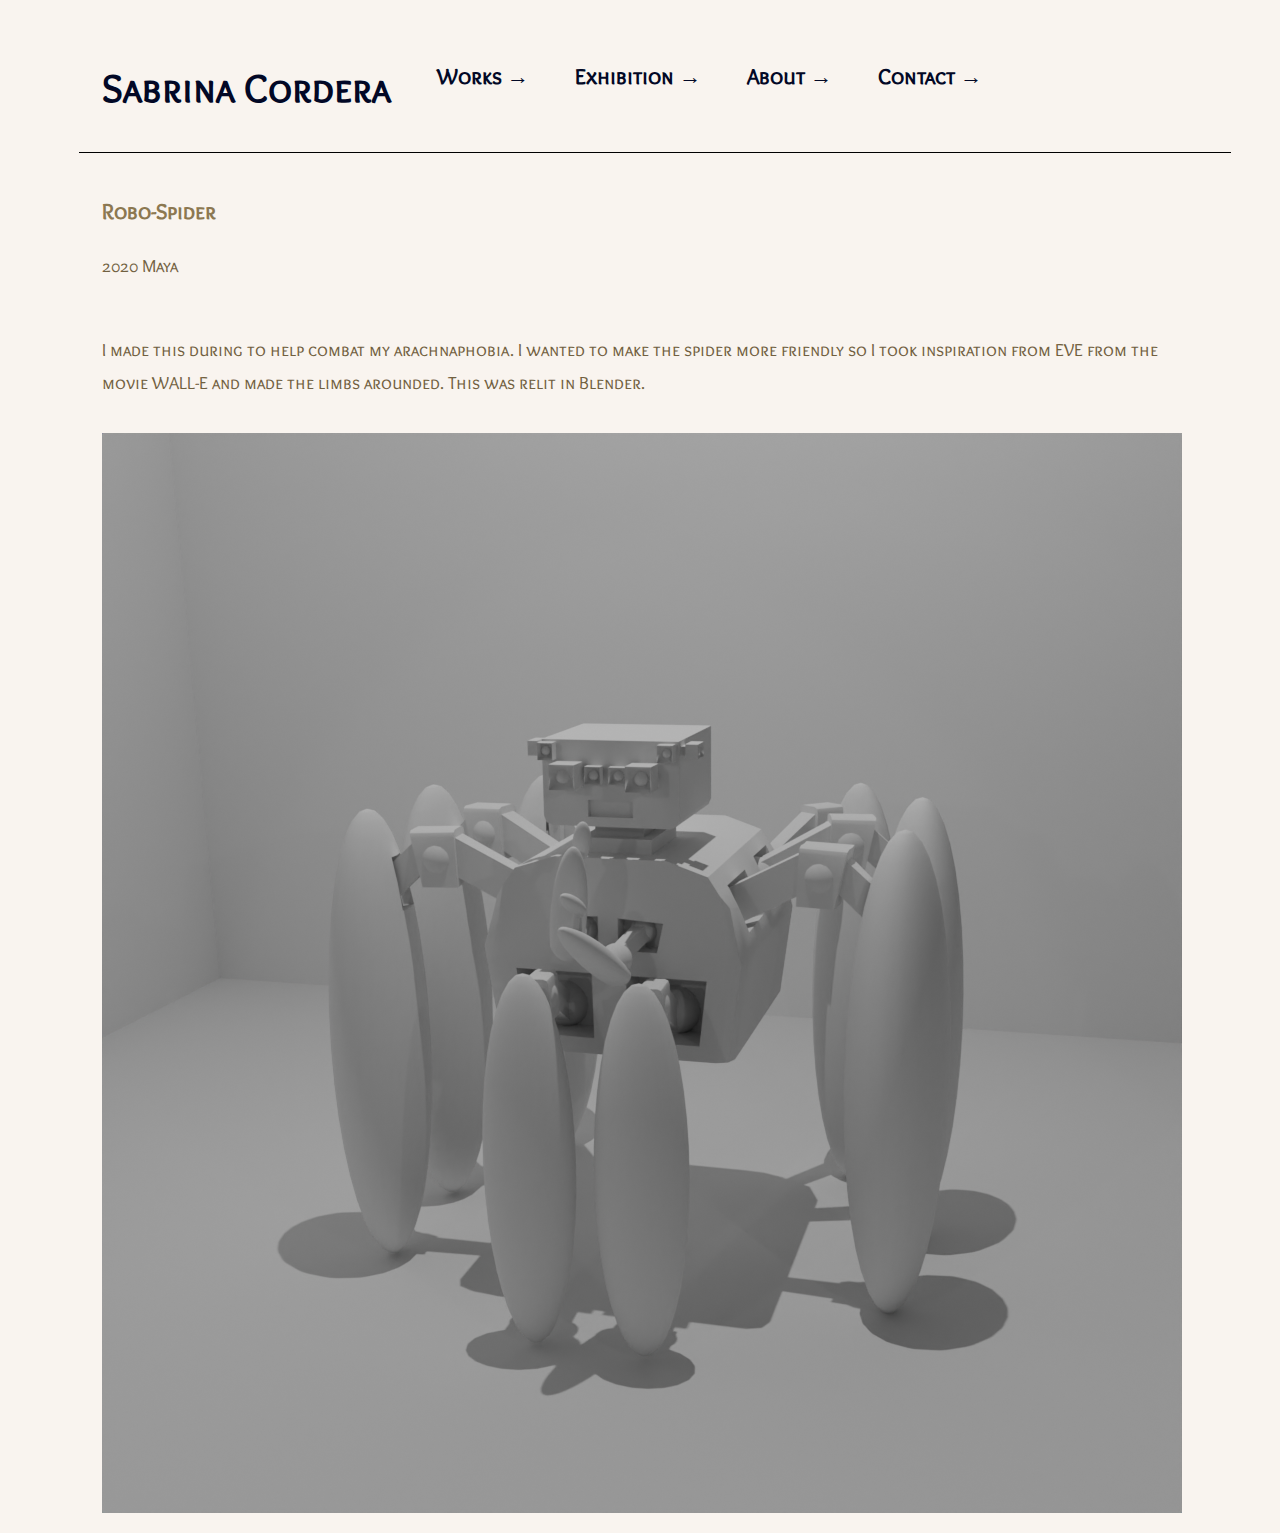
<file: Project5.html>
<!DOCTYPE html>
<html lang="en">
<head>
    <meta charset="UTF-8">
    <meta http-equiv="X-UA-Compatible" content="IE=edge">
    <meta name="viewport" content="width=device-width, initial-scale=1.0">
    <title>Sabrina Cordera</title>
    <link rel="stylesheet" href="styles/simple-grid.css">
    <link rel="stylesheet" href="styles/main.css">
    <link href="https://fonts.googleapis.com/css2?family=Overlock+SC&display=swap" rel="stylesheet">
</head>
<body>
    <div class="container">
        <div class="row nav_bar">
            <div class="col-3">
                <a href="front.html"><h1>Sabrina Cordera</h1>
                </a>
            </div>
    
            <div class="col-2">
              <a href="index.html"><h4>Works &#8594;</h4>
              </a>
          
            </div>
    
            <div class="col-2">
              <a href="exhibtion.html"><h4>Exhibition &#8594;</h4>
              </a>
          </div>
    
            <div class="col-2">
                <a href="about.html"><h4>About &#8594;</h4>
                </a>
            </div>
    
            <div class="col-2">
                <a href="contact.html"><h4>Contact &#8594;</h4>
                </a>
            </div>
        </div>

        <div class="row project_page_description">
            <div class="col-4">
                <h3>Robo-Spider</h3>
                <p class="project_tools">2020 Maya</p>
            </div>
            <div class="col-8">
                <p>I made this during to help combat my arachnaphobia. I wanted to make the spider more friendly so I took inspiration from EVE from the movie WALL-E and made the limbs arounded. This was relit in Blender.</p>
            </div>
      </div>
        <div class="row">
            <div class="col-12">
                <img src="images/robo-spider.png">
                
            </div>
        </div>
        </div>
    </body>
</html>
</file>
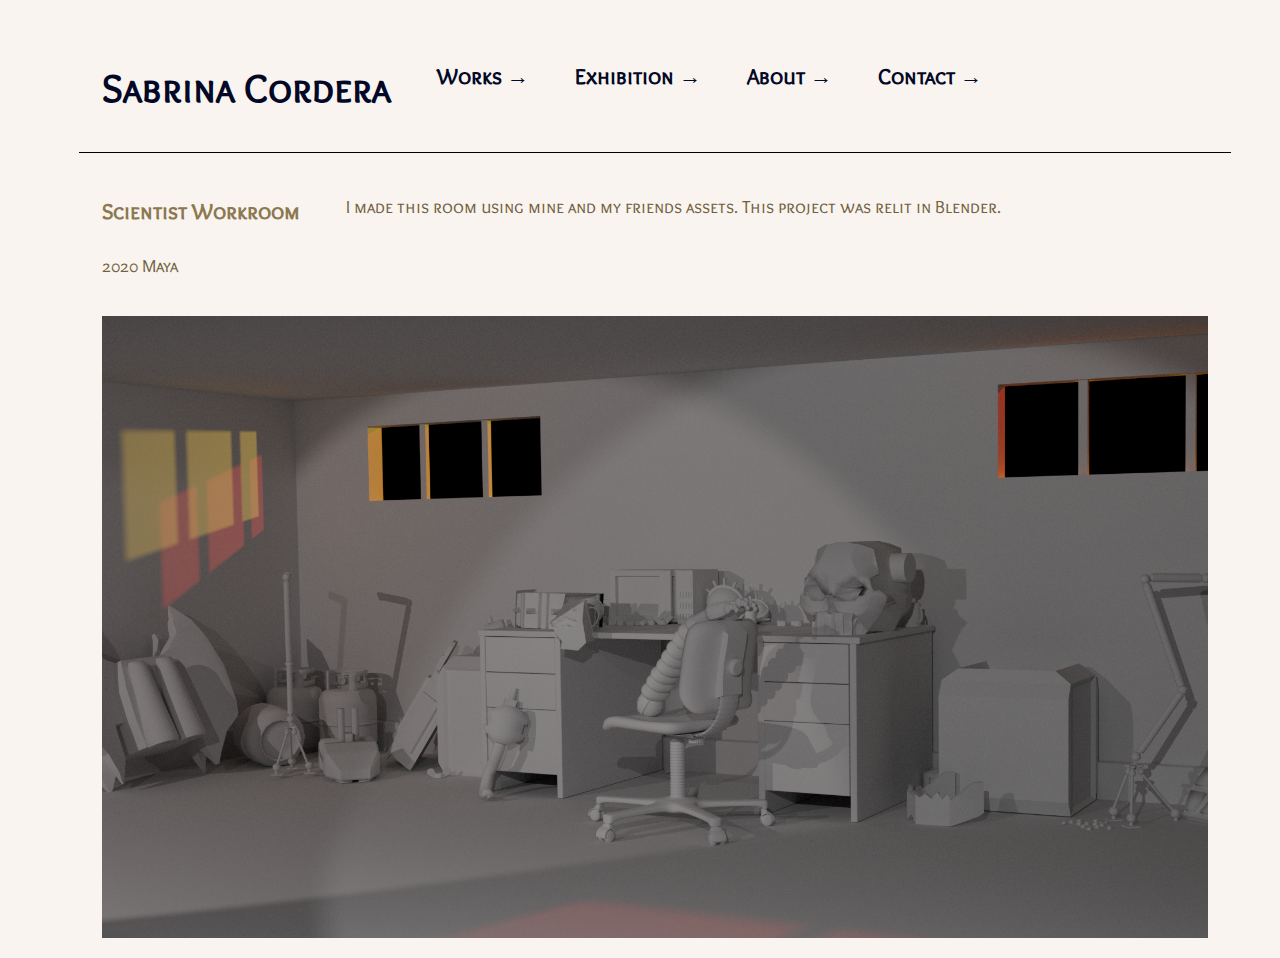
<file: Project6.html>
<!DOCTYPE html>
<html lang="en">
<head>
    <meta charset="UTF-8">
    <meta http-equiv="X-UA-Compatible" content="IE=edge">
    <meta name="viewport" content="width=device-width, initial-scale=1.0">
    <title>Sabrina Cordera</title>
    <link rel="stylesheet" href="styles/simple-grid.css">
    <link rel="stylesheet" href="styles/main.css">
    <link href="https://fonts.googleapis.com/css2?family=Overlock+SC&display=swap" rel="stylesheet">
</head>
<body>
    <div class="container">
        <div class="row nav_bar">
            <div class="col-3">
                <a href="front.html"><h1>Sabrina Cordera</h1>
                </a>
            </div>
    
            <div class="col-2">
              <a href="index.html"><h4>Works &#8594;</h4>
              </a>
          
            </div>
    
            <div class="col-2">
              <a href="exhibtion.html"><h4>Exhibition &#8594;</h4>
              </a>
          </div>
    
            <div class="col-2">
                <a href="about.html"><h4>About &#8594;</h4>
                </a>
            </div>
    
            <div class="col-2">
                <a href="contact.html"><h4>Contact &#8594;</h4>
                </a>
            </div>
        </div>


        <div class="row project_page_description">
            <div class="col-4">
                <h3>Scientist Workroom</h3>
                <p class="project_tools">2020 Maya</p>
            </div>
            <div class="col-8">
                <p>I made this room using mine and my friends assets. This project was relit in Blender.</p>
            </div>
      </div>
        <div class="row">
            <div class="col-12">
                <img class="show" src="images/scientist-room-kitbash.png">
            </div>
        </div>
        </div>
    </body>
</html>
</file>
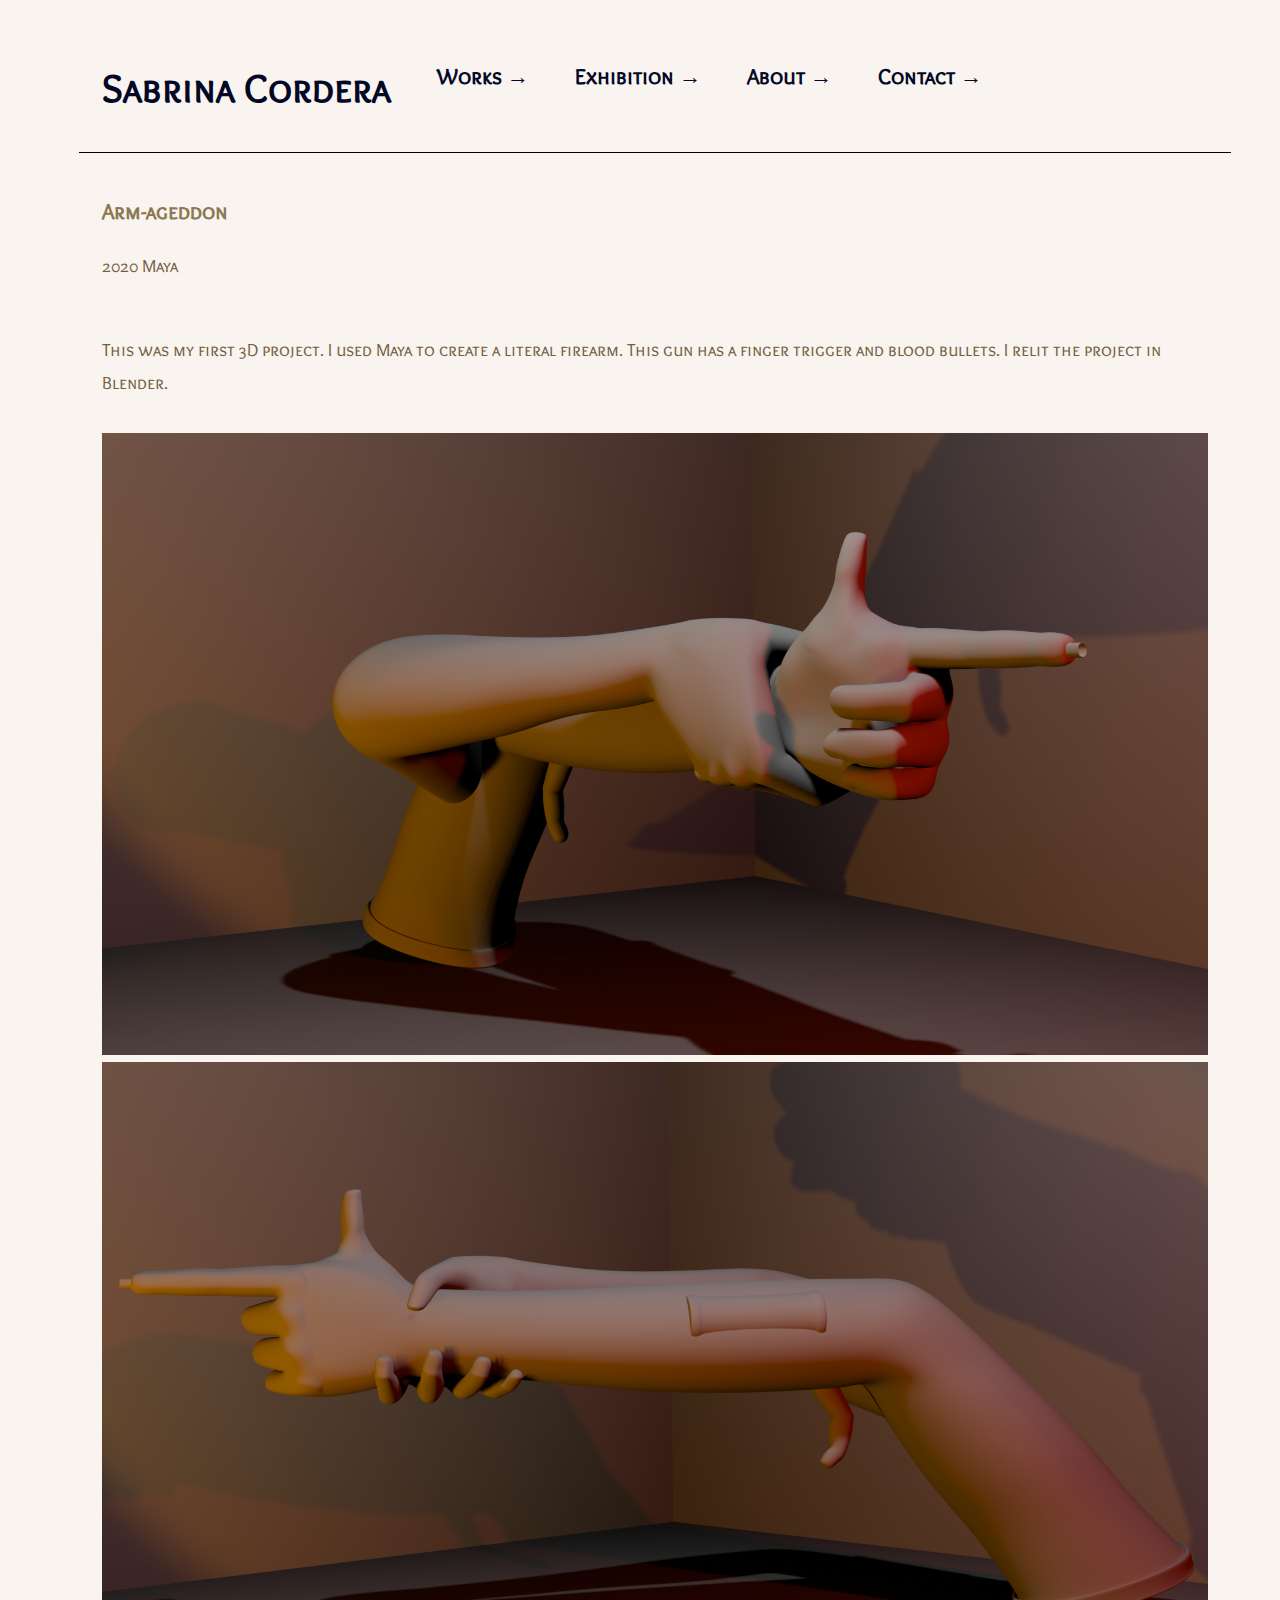
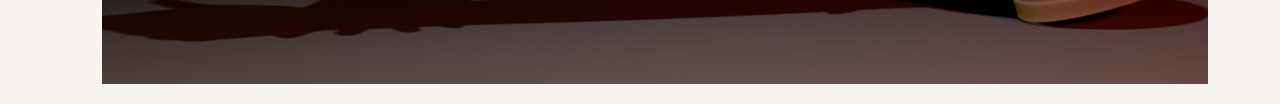
<file: project7.html>
<!DOCTYPE html>
<html lang="en">
<head>
    <meta charset="UTF-8">
    <meta http-equiv="X-UA-Compatible" content="IE=edge">
    <meta name="viewport" content="width=device-width, initial-scale=1.0">
    <title>Sabrina Cordera</title>
    <link rel="stylesheet" href="styles/simple-grid.css">
    <link rel="stylesheet" href="styles/main.css">
    <link href="https://fonts.googleapis.com/css2?family=Overlock+SC&display=swap" rel="stylesheet">
</head>
<body>
    <div class="container">
        <div class="row nav_bar">
            <div class="col-3">
                <a href="front.html"><h1>Sabrina Cordera</h1>
                </a>
            </div>
    
            <div class="col-2">
              <a href="index.html"><h4>Works &#8594;</h4>
              </a>
          
            </div>
    
            <div class="col-2">
              <a href="exhibtion.html"><h4>Exhibition &#8594;</h4>
              </a>
          </div>
    
            <div class="col-2">
                <a href="about.html"><h4>About &#8594;</h4>
                </a>
            </div>
    
            <div class="col-2">
                <a href="contact.html"><h4>Contact &#8594;</h4>
                </a>
            </div>
        </div>


        <div class="row project_page_description">
            <div class="col-4">
                <h3>Arm-ageddon</h3>
                <p class="project_tools">2020 Maya</p>
            </div>
            <div class="col-8">
                <p>This was my first 3D project. I used Maya to create a literal firearm. This gun has a finger trigger and blood bullets. I relit the project in Blender.</p>
            </div>
      </div>
        <div class="row">
            <div class="col-12">
                <img class="show" src="images/armegeddon1.png"/>
                <img class="show" src="images/armegeddon2.png"/>
            </div>
        </div>
        </div>
    </body>
</html>
</file>
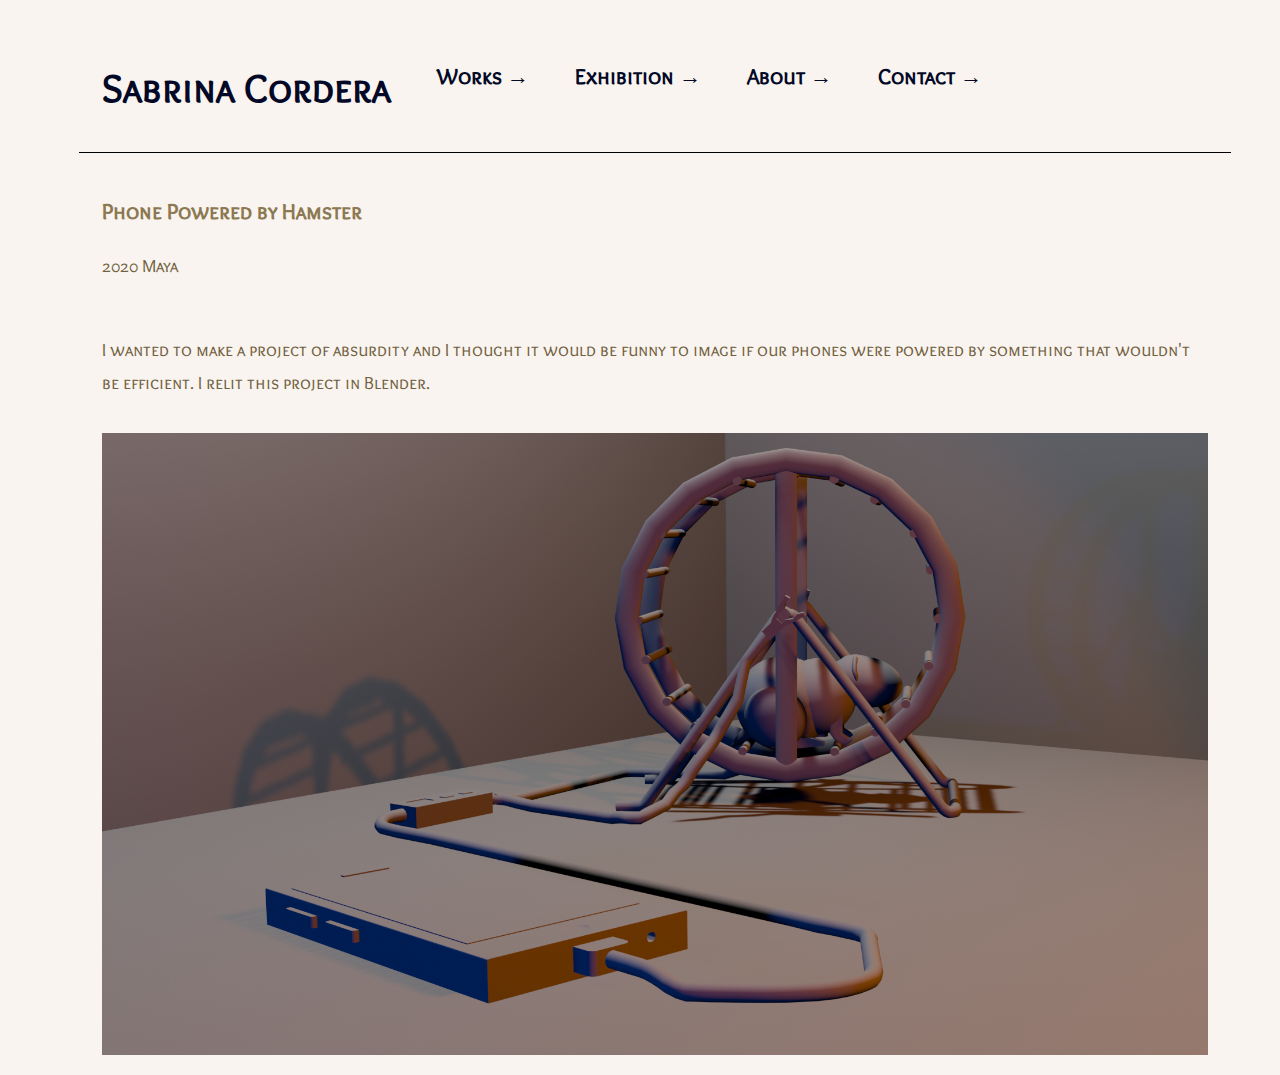
<file: project8.html>
<!DOCTYPE html>
<html lang="en">
<head>
    <meta charset="UTF-8">
    <meta http-equiv="X-UA-Compatible" content="IE=edge">
    <meta name="viewport" content="width=device-width, initial-scale=1.0">
    <title>Sabrina Cordera</title>
    <link rel="stylesheet" href="styles/simple-grid.css">
    <link rel="stylesheet" href="styles/main.css">
    <link href="https://fonts.googleapis.com/css2?family=Overlock+SC&display=swap" rel="stylesheet">
</head>
<body>
    <div class="container">
        <div class="row nav_bar">
            <div class="col-3">
                <a href="front.html"><h1>Sabrina Cordera</h1>
                </a>
            </div>
    
            <div class="col-2">
              <a href="index.html"><h4>Works &#8594;</h4>
              </a>
          
            </div>
    
            <div class="col-2">
              <a href="exhibtion.html"><h4>Exhibition &#8594;</h4>
              </a>
          </div>
    
            <div class="col-2">
                <a href="about.html"><h4>About &#8594;</h4>
                </a>
            </div>
    
            <div class="col-2">
                <a href="contact.html"><h4>Contact &#8594;</h4>
                </a>
            </div>
        </div>


        <div class="row project_page_description">
            <div class="col-4">
                <h3>Phone Powered by Hamster</h3>
                <p class="project_tools">2020 Maya</p>
            </div>
            <div class="col-8">
                <p> I wanted to make a project of absurdity and I thought it would be funny to image if our phones were powered by something that wouldn't be efficient. I relit this project in Blender.</p>
            </div>
      </div>
        <div class="row">
            <div class="col-12">
                <img class="show" src="images/phone-powered-by-hamster.png">
            </div>
        </div>
        </div>
    </body>
</html>
</file>
<file: styles/simple-grid.css>
/**
*** SIMPLE GRID
*** (C) ZACH COLE 2016
**/

/*
COLOR PALETTE

BACKGROUND #f9f4ef
HEADLINE #020826
PARAGRAPH #716040
BUTTON #8c7851
BUTTON FONT #fffffe
SECONDARY COLOR #eaddcf
TERTIARY COLOR #f25042

*/

@import url(https://fonts.googleapis.com/css?family=Lato:400,300,300italic,400italic,700,700italic);

.overlock-sc-regular {
  font-family: "Overlock SC", sans-serif;
  font-weight: 400;
  font-style: normal;
}

.italianno-regular {
  font-family: "Italianno", cursive;
  font-weight: 400;
  font-style: normal;
}


/* UNIVERSAL */

html,
body {
  height: 100%;
  width: 100%;
  margin: auto;
  padding: 5px;
  left: 0;
  top: 0;
  font-size: 100%;
  background-color: #f9f4ef;
}

/* ROOT FONT STYLES */

* {
  font-family: "Overlock SC", sans-serif;
  color: #020826;
  line-height: 1.5;
}

/* TYPOGRAPHY */

h1 {
  font-size: 2.5rem;
}

h2 {
  font-size: 2rem;
}

h3 {
  color: #8c7851;
  font-size: 1.375rem;
}

h4 {
  font-size: 1.375rem;
}

h5 {
  font-size: 1rem;
}

h6 {
  font-size: 0.875rem;
}

p {
  color: #716040 ;
  font-size: 1.125rem;
  font-weight: 200;
  line-height: 1.8;
}

.show{
  height: auto;
  max-width: 100%;
}

.font-light {
  font-weight: 300;
}

.font-regular {
  font-weight: 400;
}

.font-heavy {
  font-weight: 700;
}

/* POSITIONING */

.left {
  text-align: left;
}

.right {
  text-align: right;
}

.center {
  text-align: center;
  margin-left: auto;
  margin-right: auto;
}

.justify {
  text-align: justify;
}

/* Links */
a {
  color: #020826;
}
a:hover {
  color: #f25042;
  text-decoration: none;
}


/* ==== GRID SYSTEM ==== */

.container {
  width: 50%;
  margin-left: auto;
  margin-right: auto;
  margin-bottom: auto;
  padding-bottom: 5px
  
}

.row {
  position: relative;
  width: 100%;
  margin-left: 5px
  
}

.row [class^="col"] {
  float: left;
  margin: 0.5rem 2%;
  min-height: 0.150rem;
  width: fit-content;
}


.col-1,

.col-2,

.col-3,

.col-4,

.col-5,

.col-6,

.col-7,

.col-8,

.col-9,

.col-10,

.col-11,

.col-12 {
  width: 96%;
}

.col-1-sm {
  width: 4.33%;
}

.col-2-sm {
  width: 12.66%;
}

.col-3-sm {
  width: 21%;
}

.col-4-sm {
  width: 29.33%;
}

.col-5-sm {
  width: 37.66%;
}

.col-6-sm {
  width: 46%;
}

.col-7-sm {
  width: 54.33%;
}

.col-8-sm {
  width: 62.66%;
}

.col-9-sm {
  width: 71%;
}

.col-10-sm {
  width: 79.33%;
}

.col-11-sm {
  width: 87.66%;
}

.col-12-sm {
  width: 96%;
}


.hidden-sm {
  display: none;
}

@media only screen and (min-width: 33.75em) {  /* 540px */
  .container {
    width: 80%;
  }
}

@media only screen and (min-width: 45em) {  /* 720px */
  .col-1 {
    width: 4.33%;
  }

  .col-2 {
    width: 20%;
    height: 100%;
    
  }

  .col-3 {
    width: 25%;
    height: 100%;
  }

  .col-4 {
    width: 28.33%;
  }

  .col-5 {
    width: 25.66%;
  }

  .col-6 {
    width: 26%;
  }

  .col-7 {
    width: 54.33%;
  }

  .col-8 {
    width: 62.66%;
  }

  .col-9 {
    width: 71%;
  }

  .col-10 {
    width: 79.33%;
  }

  .col-11 {
    width: 87.66%;
  }

  .col-12 {
    width: 96%;
  }

  .hidden-sm {
    display: block;
  }
  /* Clearfix (clear floats) */
  .row::after {
    content: "";
    clear: both;
    display: table;
  }
}

@media only screen and (min-width: 60em) { /* 960px */
  .container {
    width: 90%;
    margin-top: 1%;
    /* max-width: 60rem; */
  }
}

.container {
  margin-top: 1%;
}
</file>
<file: styles/main.css>
.nav_bar {
    border-bottom: 1px solid black;
}

.nav_bar a {
    font-size: 24px;
    text-decoration: none;
    text-align: center;
    
}

#title_name {
    font-size: 3.5rem;
}

.homepage_project_image {
    max-width: 700px;
    height: 50vh;
}
.project_card_name  {
    text-align: center;
}

.project_card_about {
    text-align: center;
}

.project_page_description {
    margin-top: 1%;
}
</file>
